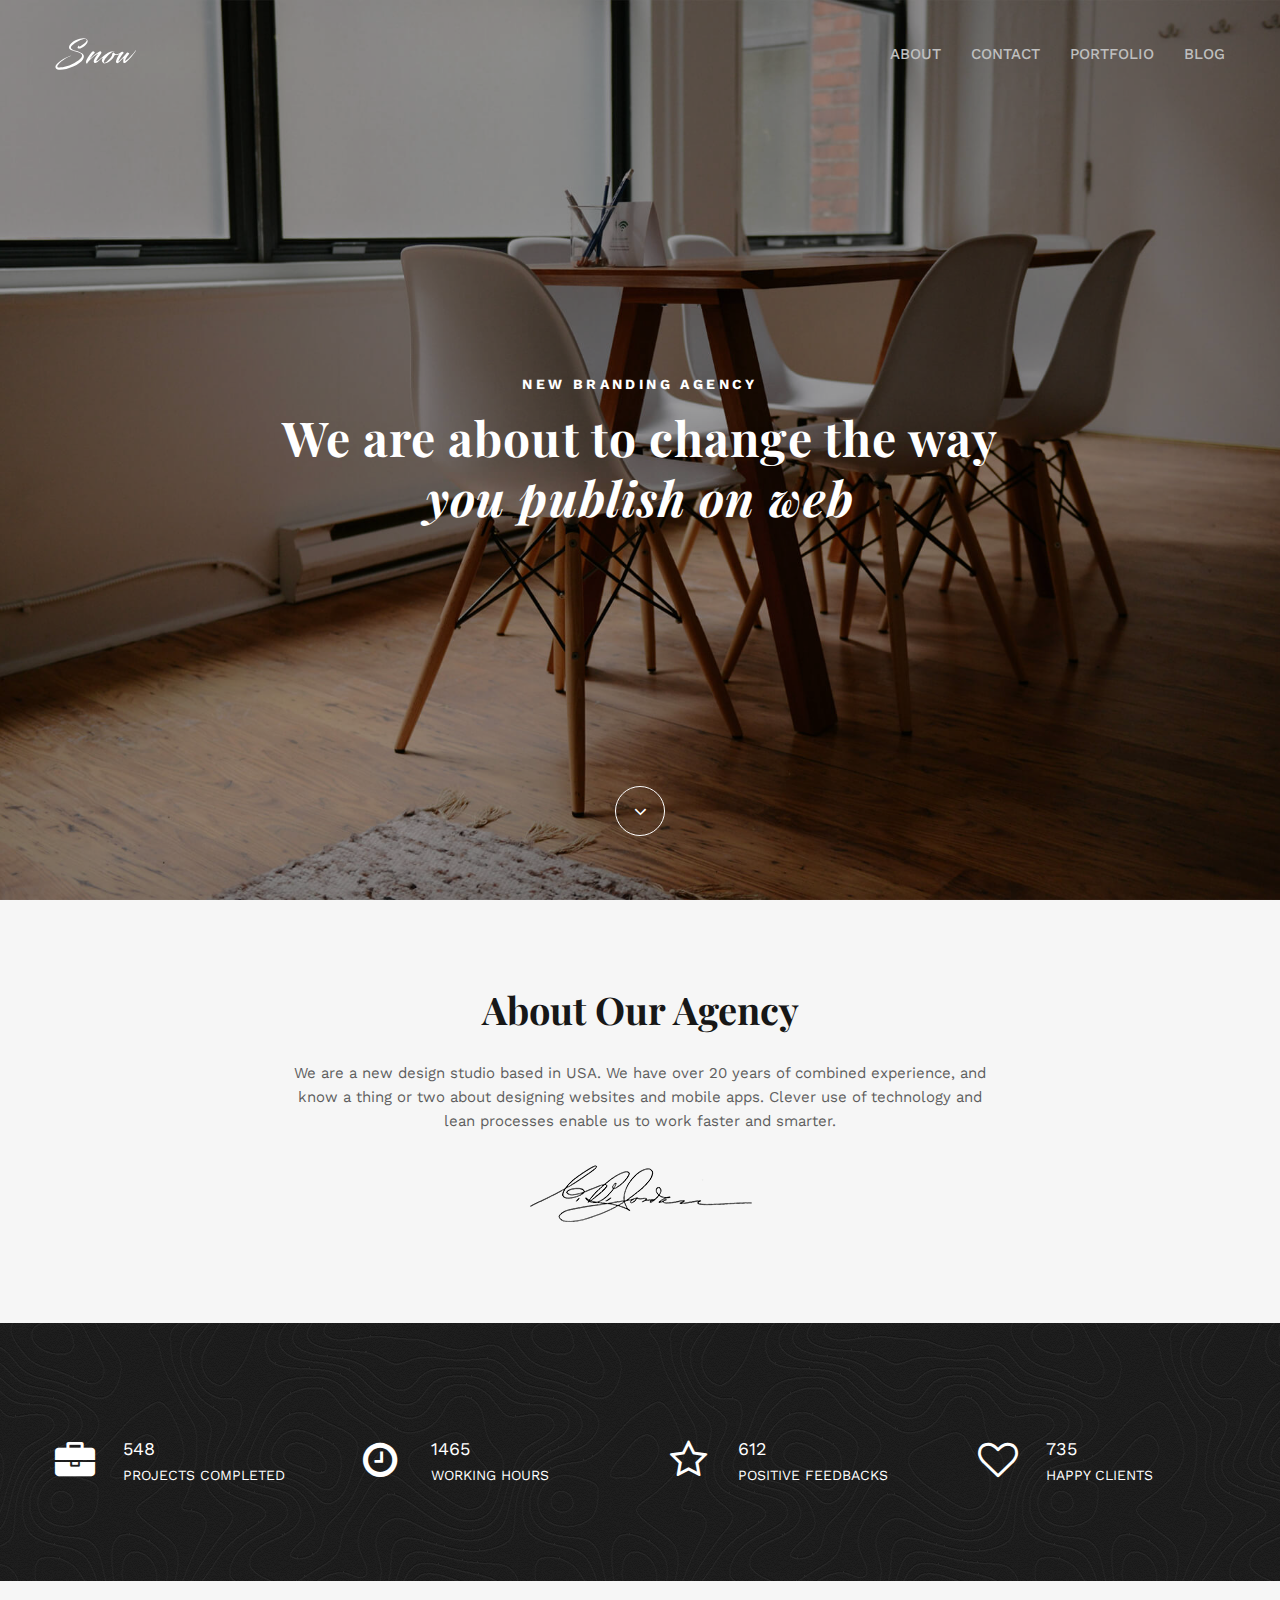
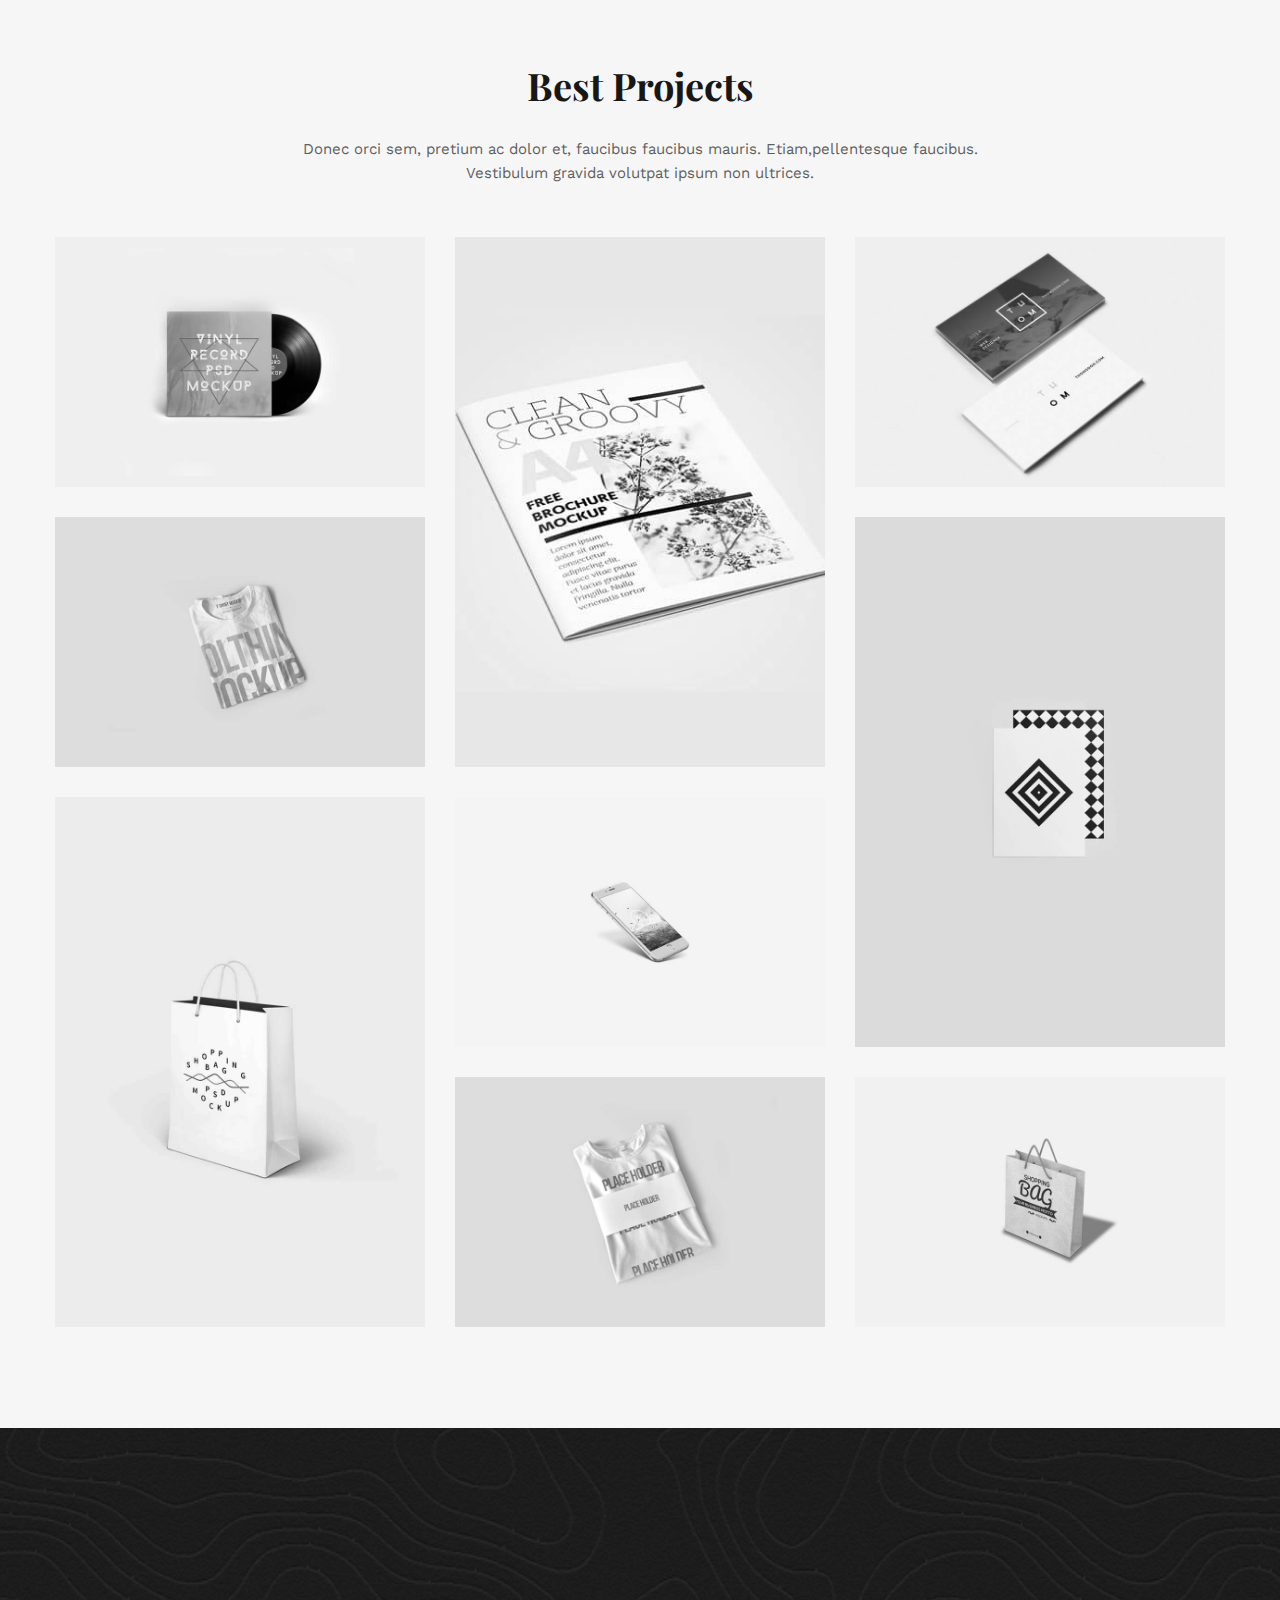
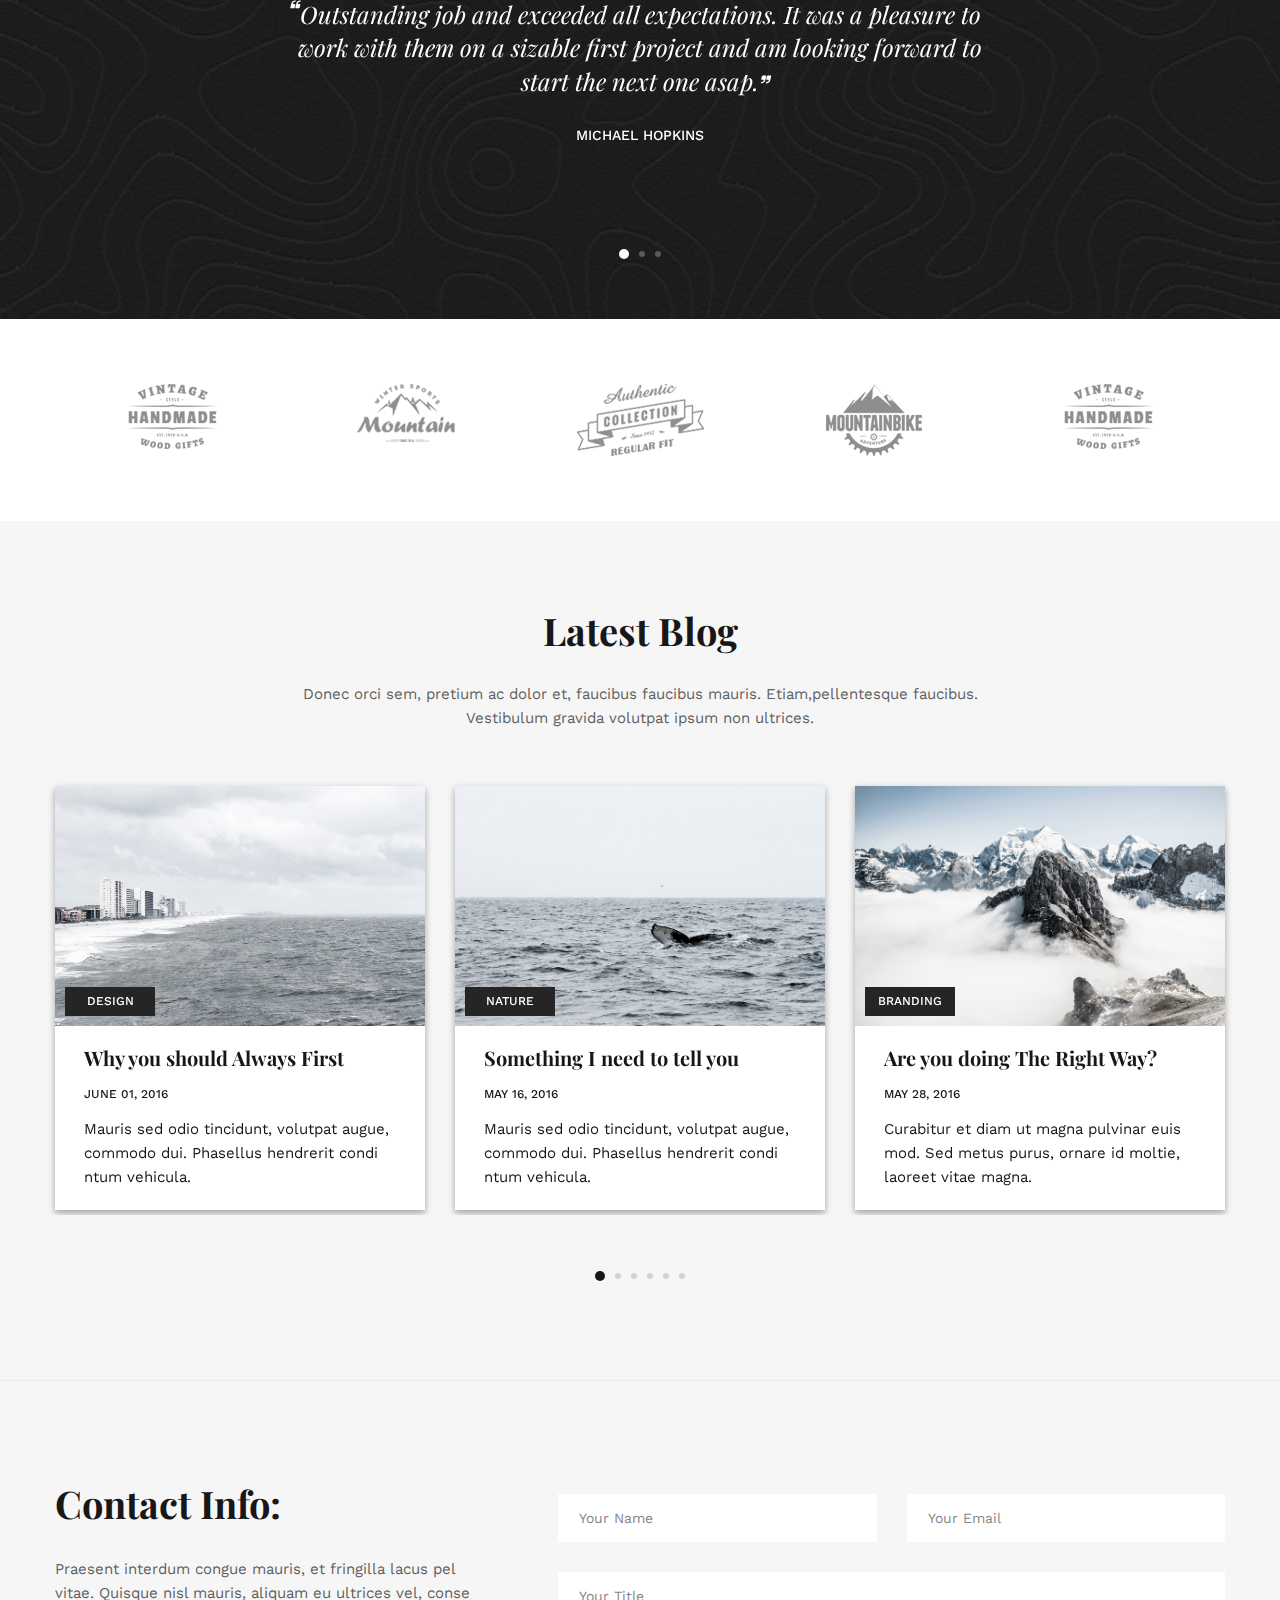
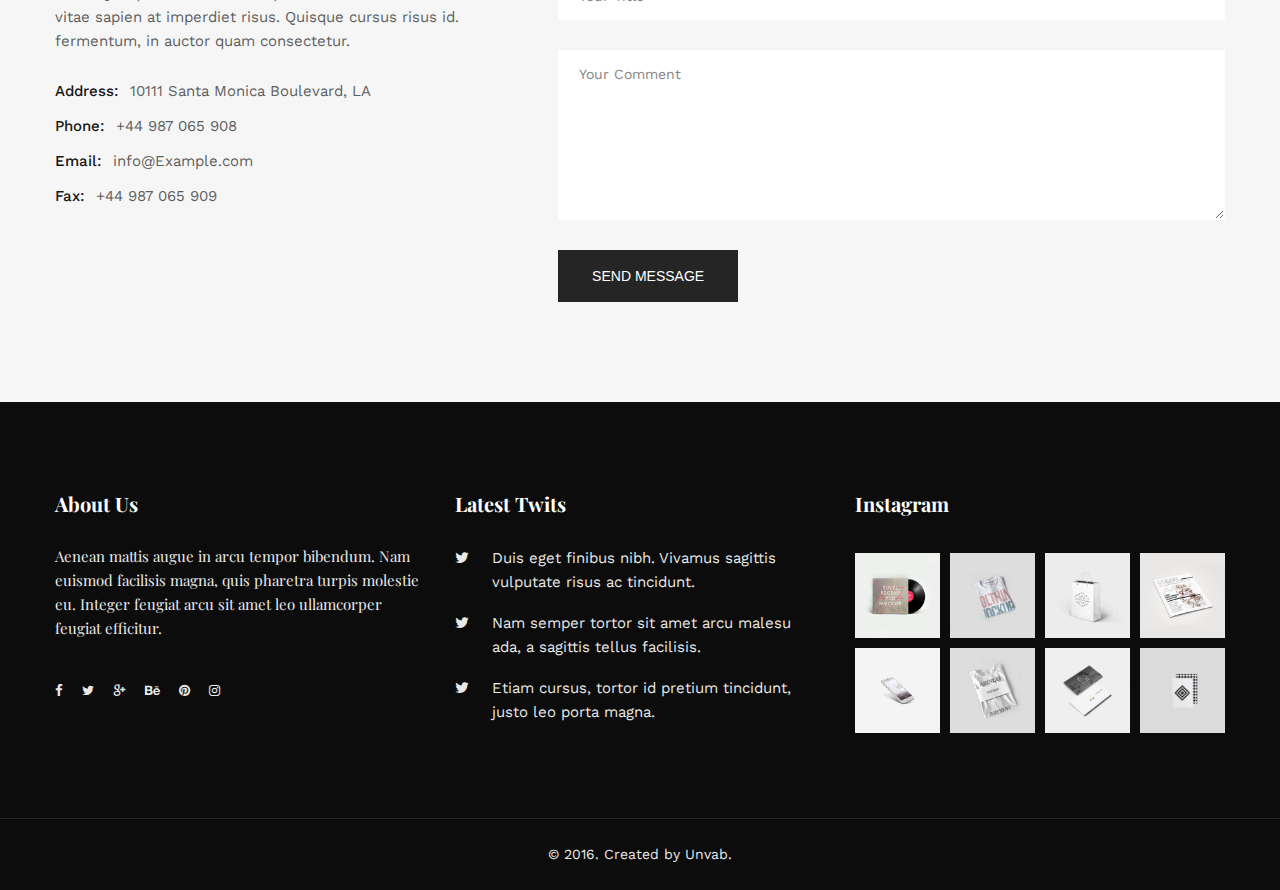
<file: index.html>
<!DOCTYPE html>
<html lang="en">
  <head>
    <meta charset="UTF-8" />
    <meta name="viewport" content="width=device-width, initial-scale=1.0" />
    <meta http-equiv="X-UA-Compatible" content="ie=edge" />
    <link rel="stylesheet" href="./css/reset.css" />
    <link
      href="https://fonts.googleapis.com/css?family=Playfair+Display:400,400i,700|Work+Sans:400,500,700&display=swap"
      rel="stylesheet"
    />
    <link rel="stylesheet" href="./css/icomoon.css" />
    <link rel="stylesheet" href="./css/slick.css" />
    <link rel="stylesheet" href="./css/form.css" />
    <link rel="stylesheet" href="./css/style.css" />
    <title>Snow</title>
  </head>
  <body>
    <div id="wrapper">
      <header id="main-header" style="background-image: url(./img/bg-01.jpg)">
        <div class="header-content">
          <div class="container">
            <div class="header-wrapper">
              <a href="#" class="logo"
                ><img src="./img/logo-01.svg" width="82" height="32" alt="Snow"
              /></a>
              <nav>
                <span id="trigger" class="trigger">
                  <i></i>
                  <i></i>
                  <i></i>
                </span>
                <ul class="menu" id="menu">
                  <li><a href="#about-agency">about</a></li>
                  <li><a href="#contact-info">contact</a></li>
                  <li><a href="./portfolio.html">portfolio</a></li>
                  <li><a href="./blog.html">blog</a></li>
                </ul>
              </nav>
            </div>
          </div>
        </div>
        <div class="main-slogan">
          <span class="sup-title">new branding agency</span>
          <h1>
            We are about to change the way
            <span class="text-style">you publish on web</span>
          </h1>
        </div>
        <div class="btn-down">
          <a href="#about-agency" class="icon-angle-down"></a>
        </div>
      </header>
      <main id="main">
        <section class="about-agency" id="about-agency">
          <div class="heading">
            <h2>About Our Agency</h2>
            <p>
              We are a new design studio based in USA. We have over 20 years of
              combined experience, and know a thing or two about designing
              websites and mobile apps. Clever use of technology and lean
              processes enable us to work faster and smarter.
            </p>
          </div>
          <img src="./img/signature-01.png" alt="Signature" class="signature" />
        </section>
        <section
          class="our-achievements"
          style="background-image:url(./img/bg-02.png)"
        >
          <div class="container">
            <div class="row">
              <div class="col">
                <div class="achievements-item">
                  <i class="icon-briefcase"> </i>
                  <div class="achievements-details">
                    <div class="achievements-number">548</div>
                    <div class="achievements-title">projects completed</div>
                  </div>
                </div>
              </div>
              <div class="col">
                <div class="achievements-item">
                  <i class="icon-clock-o"> </i>
                  <div class="achievements-details">
                    <div class="achievements-number">1465</div>
                    <div class="achievements-title">working hours</div>
                  </div>
                </div>
              </div>
              <div class="col">
                <div class="achievements-item">
                  <i class="icon-star-o"> </i>
                  <div class="achievements-details">
                    <div class="achievements-number">612</div>
                    <div class="achievements-title">positive feedbacks</div>
                  </div>
                </div>
              </div>
              <div class="col">
                <div class="achievements-item">
                  <i class="icon-heart-o"> </i>
                  <div class="achievements-details">
                    <div class="achievements-number">735</div>
                    <div class="achievements-title">happy clients</div>
                  </div>
                </div>
              </div>
            </div>
          </div>
        </section>
        <section class="best-projects" id="best-projects">
          <div class="container">
            <div class="heading">
              <h2>Best Projects</h2>
              <p>
                Donec orci sem, pretium ac dolor et, faucibus faucibus mauris.
                Etiam,pellentesque faucibus. Vestibulum gravida volutpat ipsum
                non ultrices.
              </p>
            </div>
            <div class="projects-items">
              <div class="projects-item-col">
                <a
                  href="#"
                  class="project-item"
                  style="background-image: url(./img/img-04.jpg)"
                ></a>
                <a
                  href="#"
                  class="project-item"
                  style="background-image: url(./img/img-05.jpg)"
                ></a>
                <a
                  href="#"
                  class="project-item project-item-big"
                  style="background-image: url(./img/img-06.jpg)"
                ></a>
              </div>
              <div class="projects-item-col">
                <a
                  href="#"
                  class="project-item project-item-big"
                  style="background-image: url(./img/img-07.jpg)"
                ></a>
                <a
                  href="#"
                  class="project-item"
                  style="background-image: url(./img/img-08.jpg)"
                ></a>
                <a
                  href="#"
                  class="project-item"
                  style="background-image: url(./img/img-09.jpg)"
                ></a>
              </div>
              <div class="projects-item-col">
                <a
                  href="#"
                  class="project-item"
                  style="background-image: url(./img/img-10.jpg)"
                ></a>
                <a
                  href="#"
                  class="project-item project-item-big"
                  style="background-image: url(./img/img-11.jpg)"
                ></a>
                <a
                  href="#"
                  class="project-item"
                  style="background-image: url(./img/img-12.jpg)"
                ></a>
              </div>
            </div>
          </div>
        </section>
        <section
          class="testimonials"
          style="background-image:url(./img/bg-02.png)"
        >
          <div class="single-item">
            <div>
              <blockquote>
                <p>
                  Outstanding job and exceeded all expectations. It was a
                  pleasure to work with them on a sizable first project and am
                  looking forward to start the next one asap.
                </p>
                <cite>Michael Hopkins</cite>
              </blockquote>
            </div>
            <div>
              <blockquote>
                <p>
                  Lorem, ipsum dolor sit amet consectetur adipisicing elit.
                  Ipsum, tempore.
                </p>
                <cite>Michael Hopkins</cite>
              </blockquote>
            </div>
            <div>
              <blockquote>
                <p>
                  Lorem ipsum dolor sit amet consectetur adipisicing elit. Nam
                  neque ea tempore natus eius? Mollitia consectetur facilis
                  provident rerum dolore esse quibusdam, aliquid consequatur
                  architecto cupiditate? Impedit provident amet rerum.
                </p>
                <cite>Michael Hopkins</cite>
              </blockquote>
            </div>
          </div>
        </section>
        <section class="clients">
          <div class="container">
            <div class="logo-item">
              <a href="#"
                ><img src="./img/logo-02.png" alt="Vintage-handmade"
              /></a>
              <a href="#"><img src="./img/logo-03.png" alt="Mountain"/></a>
              <a href="#"
                ><img src="./img/logo-04.png" alt="Authentic-collection"
              /></a>
              <a href="#"><img src="./img/logo-05.png" alt="Mountainbike"/></a>
              <a href="#"
                ><img src="./img/logo-02.png" alt="Vintage-handmade"
              /></a>
              <a href="#"><img src="./img/logo-03.png" alt="Mountain"/></a>
              <a href="#"
                ><img src="./img/logo-04.png" alt="Authentic-collection"
              /></a>
              <a href="#"><img src="./img/logo-05.png" alt="Mountainbike"/></a>
            </div>
          </div>
        </section>
        <section class="latest-blog" id="latest-blog">
          <div class="container">
            <div class="heading">
              <h2>Latest Blog</h2>
              <p>
                Donec orci sem, pretium ac dolor et, faucibus faucibus mauris.
                Etiam,pellentesque faucibus. Vestibulum gravida volutpat ipsum
                non ultrices.
              </p>
            </div>
            <div class="post-carousel">
              <div class="post-item">
                <a href="#" class="post">
                  <figure
                    class="post-img"
                    style="background-image: url(./img/img-01.jpg)"
                  >
                    <figcaption>design</figcaption>
                  </figure>
                  <div class="post-text">
                    <strong class="post-title"
                      >Why you should Always First</strong
                    >
                    <time datetime="2016-06-01" class="post-date"
                      >june 01, 2016</time
                    >
                    <p>
                      Mauris sed odio tincidunt, volutpat augue, commodo dui.
                      Phasellus hendrerit condi ntum vehicula.
                    </p>
                  </div>
                </a>
              </div>
              <div class="post-item">
                <a href="#" class="post">
                  <figure
                    class="post-img"
                    style="background-image: url(./img/img-02.jpg)"
                  >
                    <figcaption>nature</figcaption>
                  </figure>
                  <div class="post-text">
                    <strong class="post-title"
                      >Something I need to tell you</strong
                    >
                    <time datetime="2016-05-16" class="post-date"
                      >May 16, 2016</time
                    >
                    <p>
                      Mauris sed odio tincidunt, volutpat augue, commodo dui.
                      Phasellus hendrerit condi ntum vehicula.
                    </p>
                  </div>
                </a>
              </div>
              <div class="post-item">
                <a href="#" class="post">
                  <figure
                    class="post-img"
                    style="background-image: url(./img/img-03.jpg)"
                  >
                    <figcaption>branding</figcaption>
                  </figure>
                  <div class="post-text">
                    <strong class="post-title"
                      >Are you doing The Right Way?</strong
                    >
                    <time datetime="2016-05-28" class="post-date"
                      >May 28, 2016</time
                    >
                    <p>
                      Curabitur et diam ut magna pulvinar euis mod. Sed metus
                      purus, ornare id moltie, laoreet vitae magna.
                    </p>
                  </div>
                </a>
              </div>
              <div class="post-item">
                <a href="#" class="post">
                  <figure
                    class="post-img"
                    style="background-image: url(./img/img-01.jpg)"
                  >
                    <figcaption>design</figcaption>
                  </figure>
                  <div class="post-text">
                    <strong class="post-title"
                      >Why you should Always First</strong
                    >
                    <time datetime="2016-06-01" class="post-date"
                      >june 01, 2016</time
                    >
                    <p>
                      Mauris sed odio tincidunt, volutpat augue, commodo dui.
                      Phasellus hendrerit condi ntum vehicula.
                    </p>
                  </div>
                </a>
              </div>
              <div class="post-item">
                <a href="#" class="post">
                  <figure
                    class="post-img"
                    style="background-image: url(./img/img-02.jpg)"
                  >
                    <figcaption>nature</figcaption>
                  </figure>
                  <div class="post-text">
                    <strong class="post-title"
                      >Something I need to tell you</strong
                    >
                    <time datetime="2016-05-16" class="post-date"
                      >May 16, 2016</time
                    >
                    <p>
                      Mauris sed odio tincidunt, volutpat augue, commodo dui.
                      Phasellus hendrerit condi ntum vehicula.
                    </p>
                  </div>
                </a>
              </div>
              <div class="post-item">
                <a href="#" class="post">
                  <figure
                    class="post-img"
                    style="background-image: url(./img/img-03.jpg)"
                  >
                    <figcaption>branding</figcaption>
                  </figure>
                  <div class="post-text">
                    <strong class="post-title"
                      >Are you doing The Right Way?</strong
                    >
                    <time datetime="2016-05-28" class="post-date"
                      >May 28, 2016</time
                    >
                    <p>
                      Curabitur et diam ut magna pulvinar euis mod. Sed metus
                      purus, ornare id moltie, laoreet vitae magna.
                    </p>
                  </div>
                </a>
              </div>
            </div>
          </div>
        </section>
        <section class="contact-info" id="contact-info">
          <div class="container">
            <div class="row">
              <div class="contact">
                <div class="contact-heading">
                  <h2>Contact Info:</h2>
                  <p>
                    Praesent interdum congue mauris, et fringilla lacus pel
                    vitae. Quisque nisl mauris, aliquam eu ultrices vel, conse
                    vitae sapien at imperdiet risus. Quisque cursus risus id.
                    fermentum, in auctor quam consectetur.
                  </p>
                </div>
                <ul class="contact-list">
                  <li>
                    <strong class="contact-list_title">Address:</strong>
                    <span>10111 Santa Monica Boulevard, LA</span>
                  </li>
                  <li>
                    <strong class="contact-list_title">Phone:</strong>
                    <a href="tel:+44987065908">+44 987 065 908</a>
                  </li>
                  <li>
                    <strong class="contact-list_title">Email:</strong>
                    <a href="mailto:info@Example.com">info@Example.com</a>
                  </li>
                  <li>
                    <strong class="contact-list_title">Fax:</strong>
                    <a href="tel:+44987065909">+44 987 065 909</a>
                  </li>
                </ul>
              </div>
              <div class="contact-form">
                <form action="#">
                  <div class="user-data">
                    <input type="text" placeholder="Your Name" />
                    <input type="email" placeholder="Your Email" />
                  </div>
                  <input type="text" placeholder="Your Title" />
                  <textarea
                    name="#"
                    id="#"
                    cols="30"
                    rows="10"
                    placeholder="Your Comment"
                  ></textarea>
                  <input type="submit" value="send message" />
                </form>
              </div>
            </div>
          </div>
        </section>
      </main>
      <footer id="main-footer">
        <section class="footer-info">
          <div class="container">
            <div class="row">
              <div class="col">
                <div class="about-us">
                  <h3>About Us</h3>
                  <p>
                    Aenean mattis augue in arcu tempor bibendum. Nam euismod
                    facilisis magna, quis pharetra turpis molestie eu. Integer
                    feugiat arcu sit amet leo ullamcorper feugiat efficitur.
                  </p>
                  <ul class="about-class-list">
                    <li><a href="#" class="icon-facebook"></a></li>
                    <li><a href="#" class="icon-twitter"></a></li>
                    <li><a href="#" class="icon-google"></a></li>
                    <li><a href="#" class="icon-behance"></a></li>
                    <li><a href="#" class="icon-pinterest"></a></li>
                    <li><a href="#" class="icon-instagram"></a></li>
                  </ul>
                </div>
              </div>
              <div class="col">
                <div class="latest-twits">
                  <h3>Latest Twits</h3>
                  <ul class="latest-twits-list">
                    <li>
                      Duis eget finibus nibh. Vivamus sagittis vulputate risus
                      ac tincidunt.
                    </li>
                    <li>
                      Nam semper tortor sit amet arcu malesu ada, a sagittis
                      tellus facilisis.
                    </li>
                    <li>
                      Etiam cursus, tortor id pretium tincidunt, justo leo porta
                      magna.
                    </li>
                  </ul>
                </div>
              </div>
              <div class="col">
                <div class="instagram">
                  <h3>Instagram</h3>
                  <div class="insta-row">
                    <div class="insta-col">
                      <a
                        href="#"
                        class="insta-img"
                        style="background-image: url(img/img-04.jpg);"
                      ></a>
                    </div>
                    <div class="insta-col">
                      <a
                        href="#"
                        class="insta-img"
                        style="background-image: url(img/img-05.jpg);"
                      ></a>
                    </div>
                    <div class="insta-col">
                      <a
                        href="#"
                        class="insta-img"
                        style="background-image: url(img/img-06.jpg);"
                      ></a>
                    </div>
                    <div class="insta-col">
                      <a
                        href="#"
                        class="insta-img"
                        style="background-image: url(img/img-07.jpg);"
                      ></a>
                    </div>
                    <div class="insta-col">
                      <a
                        href="#"
                        class="insta-img"
                        style="background-image: url(img/img-08.jpg);"
                      ></a>
                    </div>
                    <div class="insta-col">
                      <a
                        href="#"
                        class="insta-img"
                        style="background-image: url(img/img-09.jpg);"
                      ></a>
                    </div>
                    <div class="insta-col">
                      <a
                        href="#"
                        class="insta-img"
                        style="background-image: url(img/img-10.jpg);"
                      ></a>
                    </div>
                    <div class="insta-col">
                      <a
                        href="#"
                        class="insta-img"
                        style="background-image: url(img/img-11.jpg);"
                      ></a>
                    </div>
                  </div>
                </div>
              </div>
            </div>
          </div>
        </section>
        <section class="main-copyright">
          <div class="container">
            <div class="copyright-text">© 2016. Created by Unvab.</div>
          </div>
        </section>
      </footer>
    </div>
    <script src="./js/jquery-3.3.1.min.js"></script>
    <script src="./js/slick.js"></script>
    <script src="./js/masonry.pkgd.js"></script>
    <script src="./js/main.js"></script>
  </body>
</html>
</file>
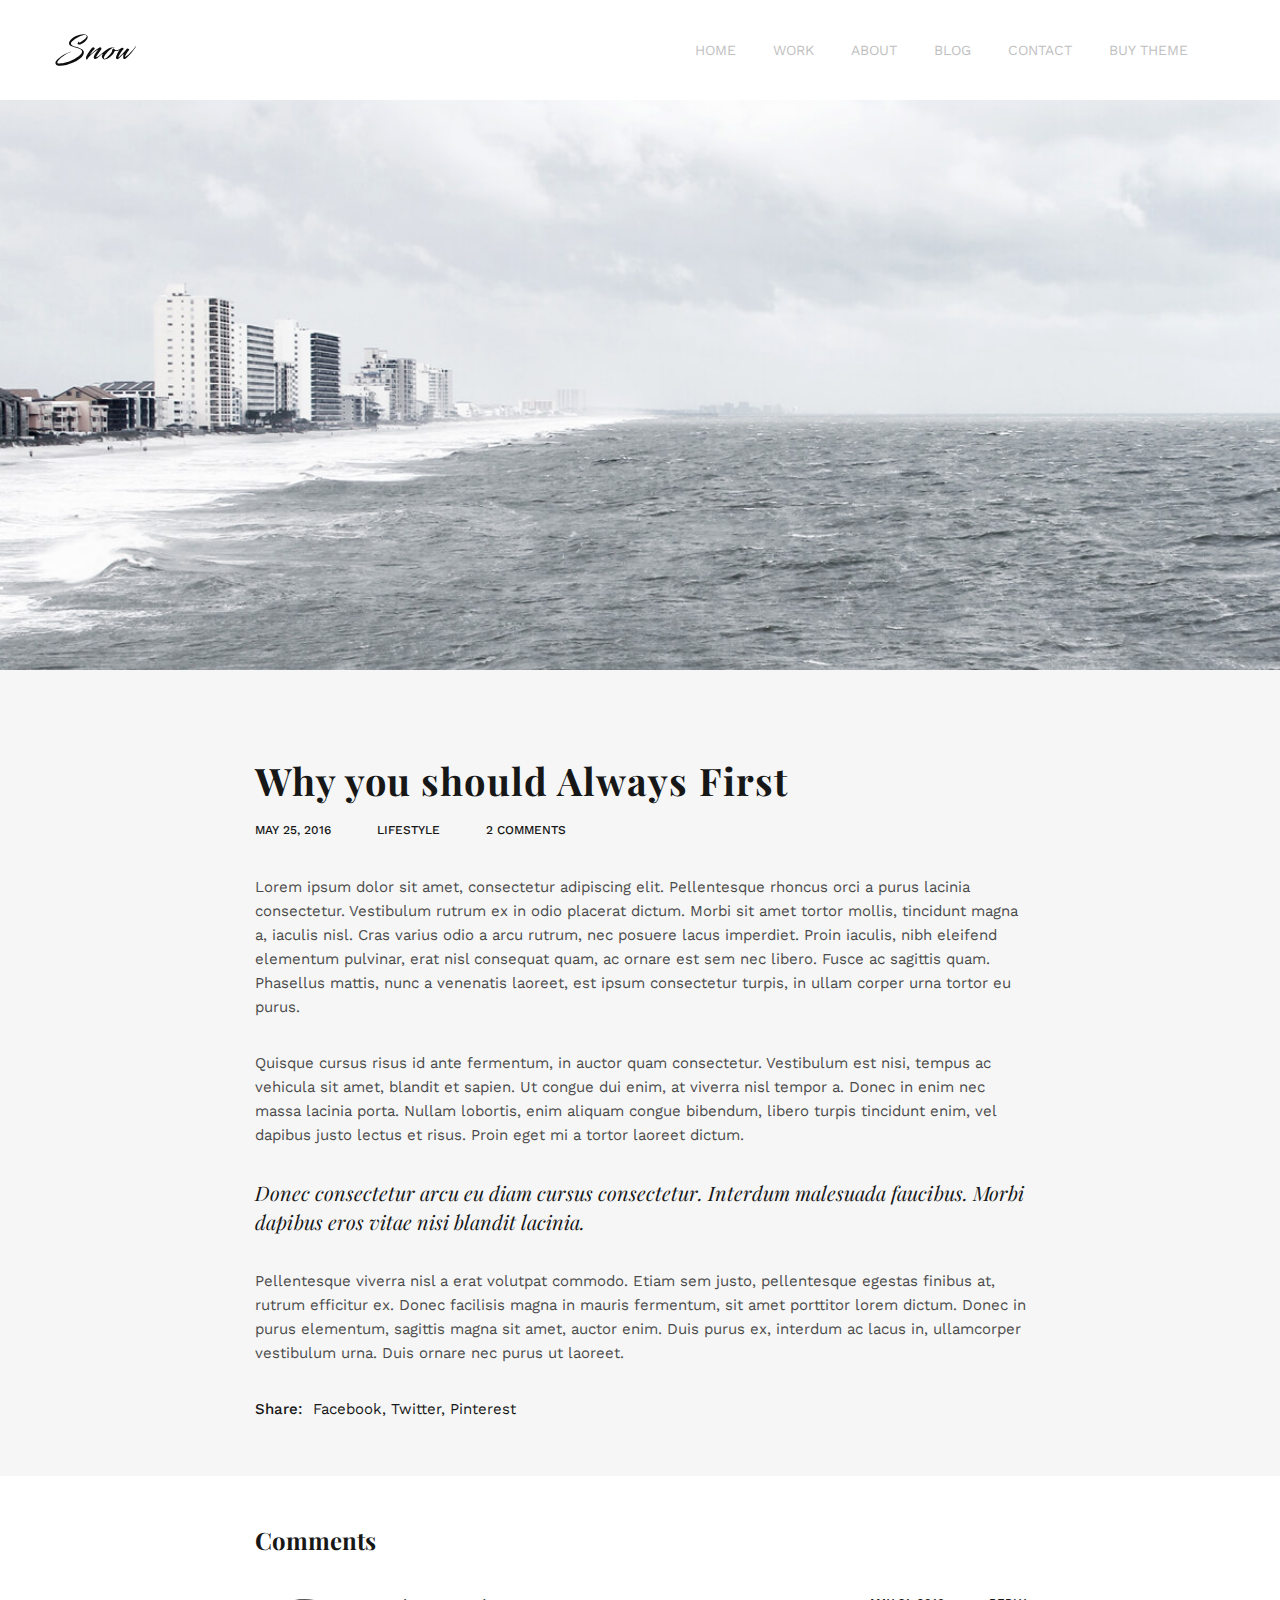
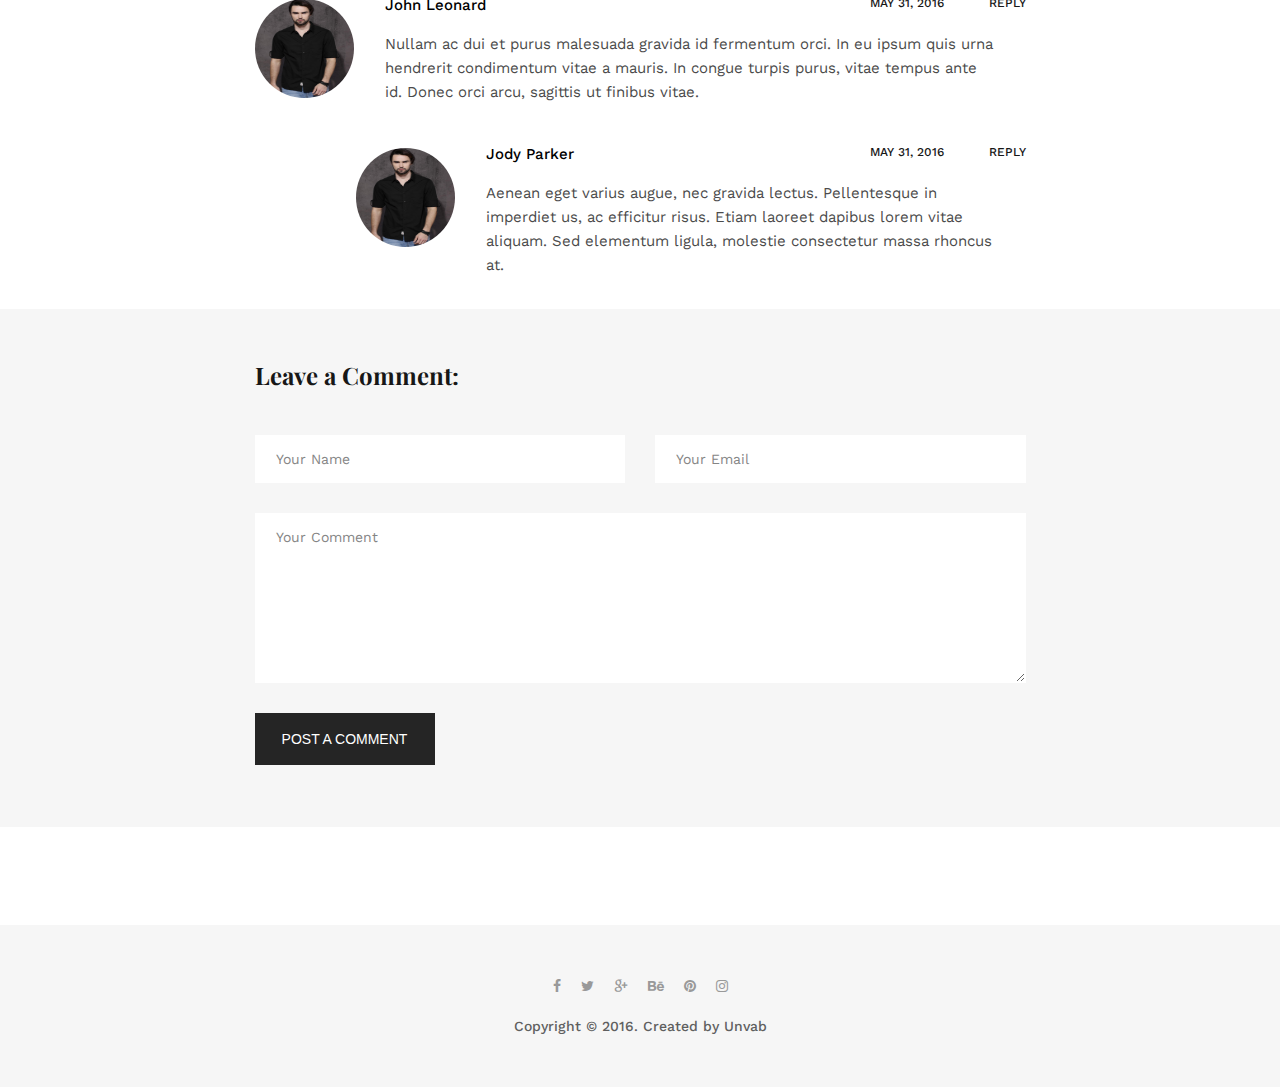
<file: blog.html>
<!DOCTYPE html>
<html lang="en">
  <head>
    <meta charset="UTF-8" />
    <meta name="viewport" content="width=device-width, initial-scale=1.0" />
    <meta http-equiv="X-UA-Compatible" content="ie=edge" />
    <link rel="stylesheet" href="./css/reset.css" />
    <link
      href="https://fonts.googleapis.com/css?family=Playfair+Display:400,400i,700|Work+Sans:400,500,700&display=swap"
      rel="stylesheet"
    />
    <link rel="stylesheet" href="./css/icomoon.css" />
    <link rel="stylesheet" href="./css/form.css" />
    <link rel="stylesheet" href="./css/style.css" />
    <title>Blog</title>
  </head>
  <body>
    <div id="wrapper">
      <header id="header">
        <div class="header-content header-bg">
          <div class="container">
            <div class="header-wrapper">
              <a href="#" class="logo"
                ><img src="./img/logo-06.svg" width="82" height="32" alt="Snow"
              /></a>
              <nav>
                <span id="trigger" class="trigger">
                  <i></i>
                  <i></i>
                  <i></i>
                </span>
                <ul class="menu" id="menu">
                  <li><a href="./index.html">home</a></li>
                  <li><a href="./video-project.html">work</a></li>
                  <li><a href="./index.html">about</a></li>
                  <li><a href="#">blog</a></li>
                  <li><a href="./index.html">contact</a></li>
                  <li><a href="./index.html">buy theme</a></li>
                </ul>
              </nav>
            </div>
          </div>
        </div>
      </header>
      <main id="main">
        <section class="blog">
          <div
            class="blog-img"
            style="background-image: url(./img/img-01.jpg)"
          ></div>
          <div class="blog-container">
            <h1 class="blog-title">Why you should Always First</h1>
            <ul class="blog-detail">
              <li><time datetime="2016-05-25">May 25, 2016</time></li>
              <li><a href="#">Lifestyle</a></li>
              <li><a href="#">2 Comments</a></li>
            </ul>
            <div class="blog-description">
              <p>
                Lorem ipsum dolor sit amet, consectetur adipiscing elit.
                Pellentesque rhoncus orci a purus lacinia consectetur.
                Vestibulum rutrum ex in odio placerat dictum. Morbi sit amet
                tortor mollis, tincidunt magna a, iaculis nisl. Cras varius odio
                a arcu rutrum, nec posuere lacus imperdiet. Proin iaculis, nibh
                eleifend elementum pulvinar, erat nisl consequat quam, ac ornare
                est sem nec libero. Fusce ac sagittis quam. Phasellus mattis,
                nunc a venenatis laoreet, est ipsum consectetur turpis, in ullam
                corper urna tortor eu purus.
              </p>
              <p>
                Quisque cursus risus id ante fermentum, in auctor quam
                consectetur. Vestibulum est nisi, tempus ac vehicula sit amet,
                blandit et sapien. Ut congue dui enim, at viverra nisl tempor a.
                Donec in enim nec massa lacinia porta. Nullam lobortis, enim
                aliquam congue bibendum, libero turpis tincidunt enim, vel
                dapibus justo lectus et risus. Proin eget mi a tortor laoreet
                dictum.
              </p>
              <p>
                <span
                  >Donec consectetur arcu eu diam cursus consectetur. Interdum
                  malesuada faucibus. Morbi dapibus eros vitae nisi blandit
                  lacinia.</span
                >
              </p>
              <p>
                Pellentesque viverra nisl a erat volutpat commodo. Etiam sem
                justo, pellentesque egestas finibus at, rutrum efficitur ex.
                Donec facilisis magna in mauris fermentum, sit amet porttitor
                lorem dictum. Donec in purus elementum, sagittis magna sit amet,
                auctor enim. Duis purus ex, interdum ac lacus in, ullamcorper
                vestibulum urna. Duis ornare nec purus ut laoreet.
              </p>
            </div>
            <div class="blog-links">
              <span>Share:</span>
              <a href="#">Facebook,</a>
              <a href="#">Twitter,</a>
              <a href="#">Pinterest</a>
            </div>
          </div>
        </section>
        <section class="comments">
          <div class="blog-container">
            <strong class="title-comments">Comments</strong>
            <div class="comment user-comment">
              <img src="./img/img-13.jpg" class="user-img" alt="User" />
              <div class="comment-description">
                <strong class="user-name">John Leonard</strong>
                <p>
                  Nullam ac dui et purus malesuada gravida id fermentum orci. In
                  eu ipsum quis urna hendrerit condimentum vitae a mauris. In
                  congue turpis purus, vitae tempus ante id. Donec orci arcu,
                  sagittis ut finibus vitae.
                </p>
                <time datetime="2016-05-31" class="comment-date"
                  >May 31, 2016</time
                >
                <span class="comment-reply">reply</span>
              </div>
            </div>
            <div class="comment author-comment">
              <img src="./img/img-13.jpg" class="user-img" alt="User" />
              <div class="comment-description">
                <strong class="user-name">Jody Parker</strong>
                <p>
                  Aenean eget varius augue, nec gravida lectus. Pellentesque in
                  imperdiet us, ac efficitur risus. Etiam laoreet dapibus lorem
                  vitae aliquam. Sed elementum ligula, molestie consectetur
                  massa rhoncus at.
                </p>
                <time datetime="2016-05-31" class="comment-date"
                  >May 31, 2016</time
                >
                <span class="comment-reply">reply</span>
              </div>
            </div>
          </div>
        </section>
        <section class="comment-form">
          <div class="blog-container">
            <strong class="title-comments">Leave a Comment:</strong>
            <form action="#">
              <div class="user-data">
                <input type="text" placeholder="Your Name" />
                <input type="email" placeholder="Your Email" />
              </div>
              <textarea
                name="#"
                id="#"
                cols="30"
                rows="10"
                placeholder="Your Comment"
              ></textarea>
              <input type="submit" value="post a comment" />
            </form>
          </div>
        </section>
        <section class="prev-next"></section>
      </main>
      <footer id="footer">
        <ul class="social-network-icons">
          <li><a href="#" class="icon-facebook"></a></li>
          <li><a href="#" class="icon-twitter"></a></li>
          <li><a href="#" class="icon-google"></a></li>
          <li><a href="#" class="icon-behance"></a></li>
          <li><a href="#" class="icon-pinterest"></a></li>
          <li><a href="#" class="icon-instagram"></a></li>
        </ul>
        <div class="copyright">
          Copyright © 2016. Created by Unvab
        </div>
      </footer>
    </div>
    <script src="./js/jquery-3.3.1.min.js"></script>
    <script src="./js/slick.js"></script>
    <script src="./js/masonry.pkgd.js"></script>
    <script src="./js/main.js"></script>
  </body>
</html>
</file>
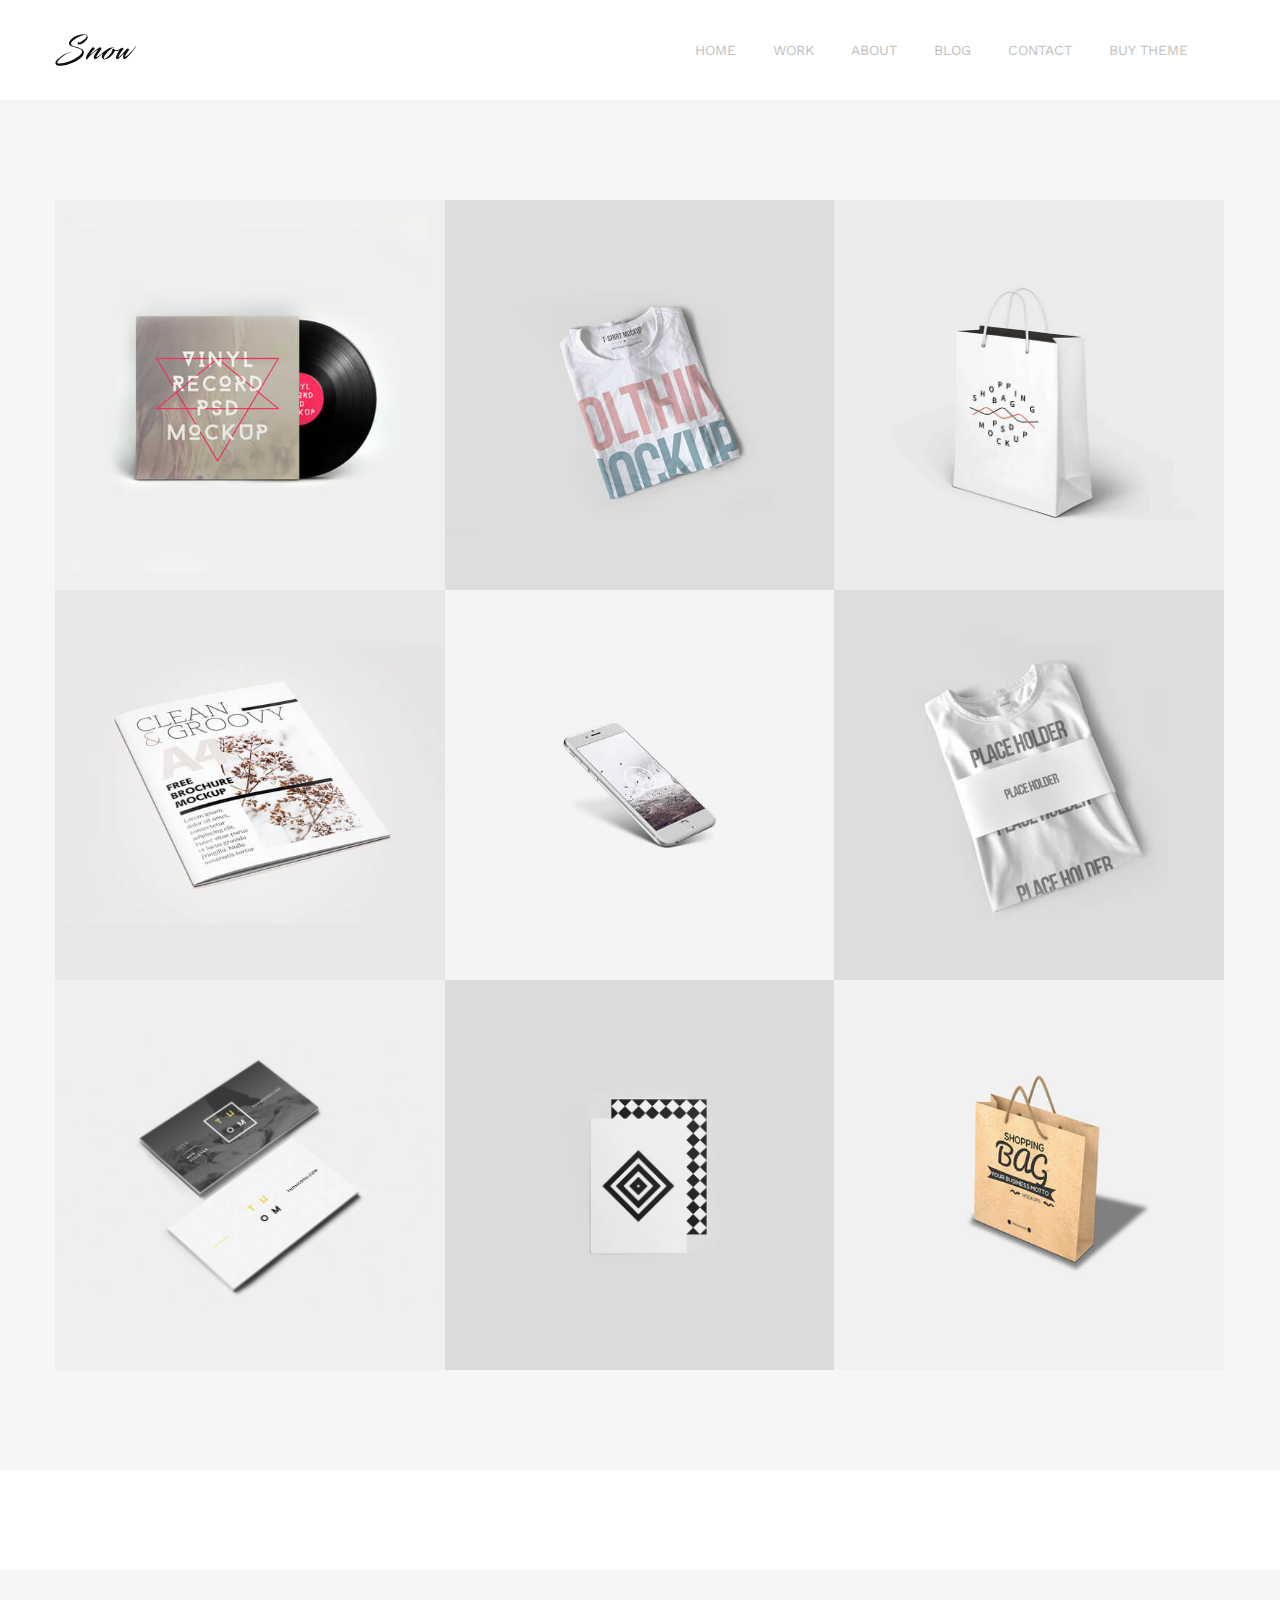
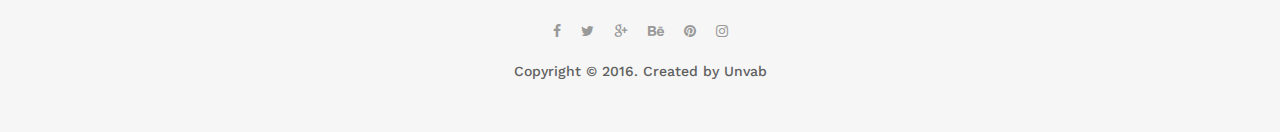
<file: portfolio.html>
<!DOCTYPE html>
<html lang="en">
  <head>
    <meta charset="UTF-8" />
    <title>Portfolio</title>
    <link rel="stylesheet" href="./css/reset.css" />
    <link
      href="https://fonts.googleapis.com/css?family=Playfair+Display:400,400i,700|Work+Sans:400,500,700&display=swap"
      rel="stylesheet"
    />
    <link rel="stylesheet" href="./css/icomoon.css" />
    <link rel="stylesheet" href="./css/slick.css" />
    <link rel="stylesheet" href="./css/form.css" />
    <link rel="stylesheet" href="./css/style.css" />
  </head>

  <body>
    <div id="wrapper">
      <header id="header">
        <div class="header-content header-bg">
          <div class="container">
            <div class="header-wrapper">
              <a href="#" class="logo"
                ><img src="./img/logo-06.svg" width="82" height="32" alt="Snow"
              /></a>
              <nav>
                <span id="trigger" class="trigger">
                  <i></i>
                  <i></i>
                  <i></i>
                </span>
                <ul class="menu" id="menu">
                  <li><a href="./index.html">home</a></li>
                  <li><a href="./video-project.html">work</a></li>
                  <li><a href="./index.html">about</a></li>
                  <li><a href="./blog.html">blog</a></li>
                  <li><a href="./index.html">contact</a></li>
                  <li><a href="./index.html">buy theme</a></li>
                </ul>
              </nav>
            </div>
          </div>
        </div>
      </header>
      <main id="main">
        <section class="portfolio">
          <div class="container">
            <div id="portfolio-gallery">
              <div class="item">
                <a href="#" style="background-image: url(./img/img-04.jpg)">
                  <div class="item-hover">
                    <div class="item-hover-description">
                      <strong class="item-hover-title"
                        >Minimal Mobile App</strong
                      >
                      <span class="item-hover-text">design</span>
                    </div>
                  </div>
                </a>
              </div>
              <div class="item">
                <a href="#" style="background-image: url(./img/img-05.jpg)">
                  <div class="item-hover">
                    <div class="item-hover-description">
                      <strong class="item-hover-title"
                        >Minimal Mobile App</strong
                      >
                      <span class="item-hover-text">design</span>
                    </div>
                  </div>
                </a>
              </div>
              <div class="item">
                <a href="#" style="background-image: url(./img/img-06.jpg)">
                  <div class="item-hover">
                    <div class="item-hover-description">
                      <strong class="item-hover-title"
                        >Minimal Mobile App</strong
                      >
                      <span class="item-hover-text">design</span>
                    </div>
                  </div>
                </a>
              </div>
              <div class="item">
                <a href="#" style="background-image: url(./img/img-07.jpg)">
                  <div class="item-hover">
                    <div class="item-hover-description">
                      <strong class="item-hover-title"
                        >Minimal Mobile App</strong
                      >
                      <span class="item-hover-text">design</span>
                    </div>
                  </div>
                </a>
              </div>
              <div class="item">
                <a href="#" style="background-image: url(./img/img-08.jpg)">
                  <div class="item-hover">
                    <div class="item-hover-description">
                      <strong class="item-hover-title"
                        >Minimal Mobile App</strong
                      >
                      <span class="item-hover-text">design</span>
                    </div>
                  </div>
                </a>
              </div>
              <div class="item">
                <a href="#" style="background-image: url(./img/img-09.jpg)">
                  <div class="item-hover">
                    <div class="item-hover-description">
                      <strong class="item-hover-title"
                        >Minimal Mobile App</strong
                      >
                      <span class="item-hover-text">design</span>
                    </div>
                  </div>
                </a>
              </div>
              <div class="item">
                <a href="#" style="background-image: url(./img/img-10.jpg)">
                  <div class="item-hover">
                    <div class="item-hover-description">
                      <strong class="item-hover-title"
                        >Minimal Mobile App</strong
                      >
                      <span class="item-hover-text">design</span>
                    </div>
                  </div>
                </a>
              </div>
              <div class="item">
                <a href="#" style="background-image: url(./img/img-11.jpg)">
                  <div class="item-hover">
                    <div class="item-hover-description">
                      <strong class="item-hover-title"
                        >Minimal Mobile App</strong
                      >
                      <span class="item-hover-text">design</span>
                    </div>
                  </div>
                </a>
              </div>
              <div class="item">
                <a href="#" style="background-image: url(./img/img-12.jpg)">
                  <div class="item-hover">
                    <div class="item-hover-description">
                      <strong class="item-hover-title"
                        >Minimal Mobile App</strong
                      >
                      <span class="item-hover-text">design</span>
                    </div>
                  </div>
                </a>
              </div>
            </div>
          </div>
        </section>
        <section class="load-more"></section>
      </main>
      <footer id="footer">
        <ul class="social-network-icons">
          <li><a href="#" class="icon-facebook"></a></li>
          <li><a href="#" class="icon-twitter"></a></li>
          <li><a href="#" class="icon-google"></a></li>
          <li><a href="#" class="icon-behance"></a></li>
          <li><a href="#" class="icon-pinterest"></a></li>
          <li><a href="#" class="icon-instagram"></a></li>
        </ul>
        <div class="copyright">
          Copyright © 2016. Created by Unvab
        </div>
      </footer>
    </div>
    <script src="./js/jquery-3.3.1.min.js"></script>
    <script src="./js/slick.js"></script>
    <script src="./js/masonry.pkgd.js"></script>
    <script src="./js/main.js"></script>
  </body>
</html>
</file>
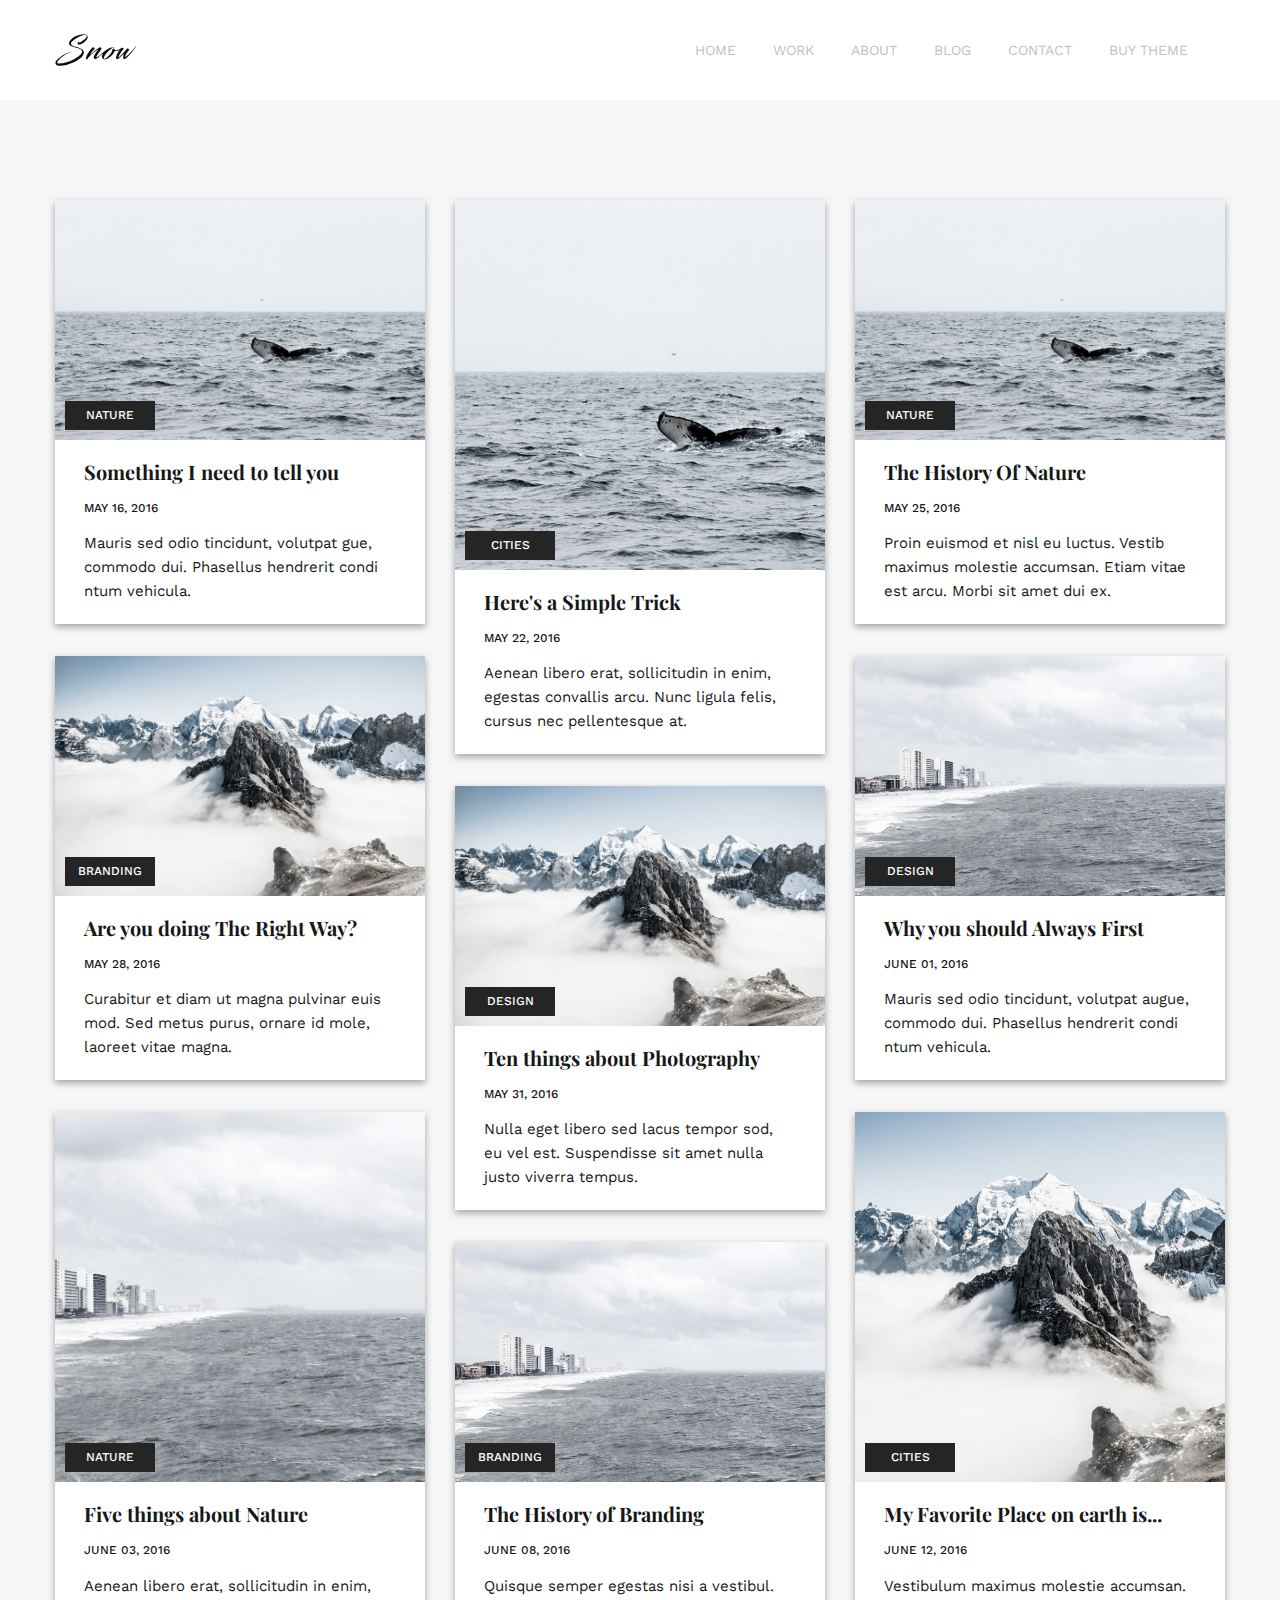
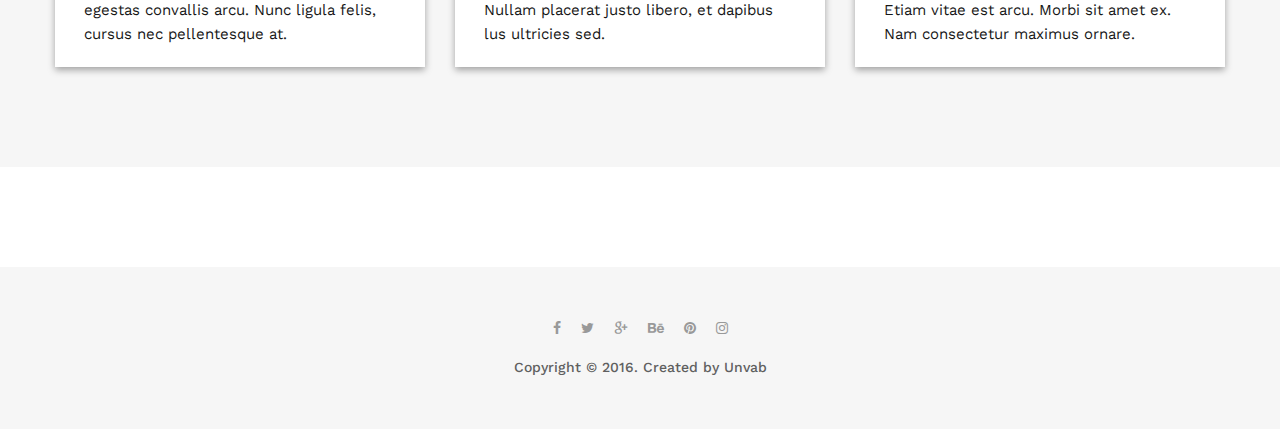
<file: single-post.html>
<!DOCTYPE html>
<html lang="en">
  <head>
    <meta charset="UTF-8" />
    <meta name="viewport" content="width=device-width, initial-scale=1.0" />
    <meta http-equiv="X-UA-Compatible" content="ie=edge" />
    <title>Single-post</title>
    <link rel="stylesheet" href="./css/reset.css" />
    <link
      href="https://fonts.googleapis.com/css?family=Playfair+Display:400,400i,700|Work+Sans:400,500,700&display=swap"
      rel="stylesheet"
    />
    <link rel="stylesheet" href="./css/icomoon.css" />
    <link rel="stylesheet" href="./css/slick.css" />
    <link rel="stylesheet" href="./css/form.css" />
    <link rel="stylesheet" href="./css/style.css" />
  </head>
  <body>
    <div id="wrapper">
      <header id="header">
        <div class="header-content header-bg">
          <div class="container">
            <div class="header-wrapper">
              <a href="#" class="logo"
                ><img src="./img/logo-06.svg" width="82" height="32" alt="Snow"
              /></a>
              <nav>
                <span id="trigger" class="trigger">
                  <i></i>
                  <i></i>
                  <i></i>
                </span>
                <ul class="menu" id="menu">
                  <li><a href="./index.html">home</a></li>
                  <li><a href="./video-project.html">work</a></li>
                  <li><a href="./index.html">about</a></li>
                  <li><a href="./blog.html">blog</a></li>
                  <li><a href="./index.html">contact</a></li>
                  <li><a href="./index.html">buy theme</a></li>
                </ul>
              </nav>
            </div>
          </div>
        </div>
      </header>
      <main id="main">
        <section class="single-post">
          <div class="container">
            <div class="single-posts-items">
              <div class="single-posts-item-col">
                <div class="post-item">
                  <a href="#" class="post">
                    <figure
                      class="post-img"
                      style="background-image: url(./img/img-02.jpg)"
                    >
                      <figcaption>nature</figcaption>
                    </figure>
                    <div class="post-text">
                      <strong class="post-title"
                        >Something I need to tell you</strong
                      >
                      <time datetime="2016-06-01" class="post-date"
                        >May 16, 2016</time
                      >
                      <p>
                        Mauris sed odio tincidunt, volutpat gue, commodo dui.
                        Phasellus hendrerit condi ntum vehicula.
                      </p>
                    </div>
                  </a>
                </div>
                <div class="post-item">
                  <a href="#" class="post">
                    <figure
                      class="post-img"
                      style="background-image: url(./img/img-03.jpg)"
                    >
                      <figcaption>branding</figcaption>
                    </figure>
                    <div class="post-text">
                      <strong class="post-title"
                        >Are you doing The Right Way?</strong
                      >
                      <time datetime="2016-06-01" class="post-date"
                        >May 28, 2016</time
                      >
                      <p>
                        Curabitur et diam ut magna pulvinar euis mod. Sed metus
                        purus, ornare id mole, laoreet vitae magna.
                      </p>
                    </div>
                  </a>
                </div>
                <div class="post-item">
                  <a href="#" class="post">
                    <figure
                      class="post-img post-img-big"
                      style="background-image: url(./img/img-01.jpg)"
                    >
                      <figcaption>nature</figcaption>
                    </figure>
                    <div class="post-text">
                      <strong class="post-title"
                        >Five things about Nature</strong
                      >
                      <time datetime="2016-06-01" class="post-date"
                        >june 03, 2016</time
                      >
                      <p>
                        Aenean libero erat, sollicitudin in enim, egestas
                        convallis arcu. Nunc ligula felis, cursus nec
                        pellentesque at.
                      </p>
                    </div>
                  </a>
                </div>
              </div>
              <div class="single-posts-item-col">
                <div class="post-item">
                  <a href="#" class="post">
                    <figure
                      class="post-img post-img-big"
                      style="background-image: url(./img/img-02.jpg)"
                    >
                      <figcaption>cities</figcaption>
                    </figure>
                    <div class="post-text">
                      <strong class="post-title">Here's a Simple Trick</strong>
                      <time datetime="2016-06-01" class="post-date"
                        >May 22, 2016</time
                      >
                      <p>
                        Aenean libero erat, sollicitudin in enim, egestas
                        convallis arcu. Nunc ligula felis, cursus nec
                        pellentesque at.
                      </p>
                    </div>
                  </a>
                </div>
                <div class="post-item">
                  <a href="#" class="post">
                    <figure
                      class="post-img"
                      style="background-image: url(./img/img-03.jpg)"
                    >
                      <figcaption>design</figcaption>
                    </figure>
                    <div class="post-text">
                      <strong class="post-title"
                        >Ten things about Photography</strong
                      >
                      <time datetime="2016-06-01" class="post-date"
                        >May 31, 2016</time
                      >
                      <p>
                        Nulla eget libero sed lacus tempor sod, eu vel est.
                        Suspendisse sit amet nulla justo viverra tempus.
                      </p>
                    </div>
                  </a>
                </div>
                <div class="post-item">
                  <a href="#" class="post">
                    <figure
                      class="post-img"
                      style="background-image: url(./img/img-01.jpg)"
                    >
                      <figcaption>branding</figcaption>
                    </figure>
                    <div class="post-text">
                      <strong class="post-title"
                        >The History of Branding</strong
                      >
                      <time datetime="2016-06-01" class="post-date"
                        >june 08, 2016</time
                      >
                      <p>
                        Quisque semper egestas nisi a vestibul. Nullam placerat
                        justo libero, et dapibus lus ultricies sed.
                      </p>
                    </div>
                  </a>
                </div>
              </div>
              <div class="single-posts-item-col">
                <div class="post-item">
                  <a href="#" class="post">
                    <figure
                      class="post-img"
                      style="background-image: url(./img/img-02.jpg)"
                    >
                      <figcaption>nature</figcaption>
                    </figure>
                    <div class="post-text">
                      <strong class="post-title">The History Of Nature</strong>
                      <time datetime="2016-06-01" class="post-date"
                        >May 25, 2016</time
                      >
                      <p>
                        Proin euismod et nisl eu luctus. Vestib maximus molestie
                        accumsan. Etiam vitae est arcu. Morbi sit amet dui ex.
                      </p>
                    </div>
                  </a>
                </div>
                <div class="post-item">
                  <a href="#" class="post">
                    <figure
                      class="post-img"
                      style="background-image: url(./img/img-01.jpg)"
                    >
                      <figcaption>design</figcaption>
                    </figure>
                    <div class="post-text">
                      <strong class="post-title"
                        >Why you should Always First</strong
                      >
                      <time datetime="2016-06-01" class="post-date"
                        >june 01, 2016</time
                      >
                      <p>
                        Mauris sed odio tincidunt, volutpat augue, commodo dui.
                        Phasellus hendrerit condi ntum vehicula.
                      </p>
                    </div>
                  </a>
                </div>
                <div class="post-item">
                  <a href="#" class="post">
                    <figure
                      class="post-img post-img-big"
                      style="background-image: url(./img/img-03.jpg)"
                    >
                      <figcaption>cities</figcaption>
                    </figure>
                    <div class="post-text">
                      <strong class="post-title"
                        >My Favorite Place on earth is...</strong
                      >
                      <time datetime="2016-06-01" class="post-date"
                        >june 12, 2016</time
                      >
                      <p>
                        Vestibulum maximus molestie accumsan. Etiam vitae est
                        arcu. Morbi sit amet ex. Nam consectetur maximus ornare.
                      </p>
                    </div>
                  </a>
                </div>
              </div>
            </div>
          </div>
        </section>
        <section class="load-more"></section>
      </main>
      <footer id="footer">
        <ul class="social-network-icons">
          <li><a href="#" class="icon-facebook"></a></li>
          <li><a href="#" class="icon-twitter"></a></li>
          <li><a href="#" class="icon-google"></a></li>
          <li><a href="#" class="icon-behance"></a></li>
          <li><a href="#" class="icon-pinterest"></a></li>
          <li><a href="#" class="icon-instagram"></a></li>
        </ul>
        <div class="copyright">
          Copyright © 2016. Created by Unvab
        </div>
      </footer>
    </div>
    <script src="./js/jquery-3.3.1.min.js"></script>
    <script src="./js/slick.js"></script>
    <script src="./js/masonry.pkgd.js"></script>
    <script src="./js/main.js"></script>
  </body>
</html>
</file>
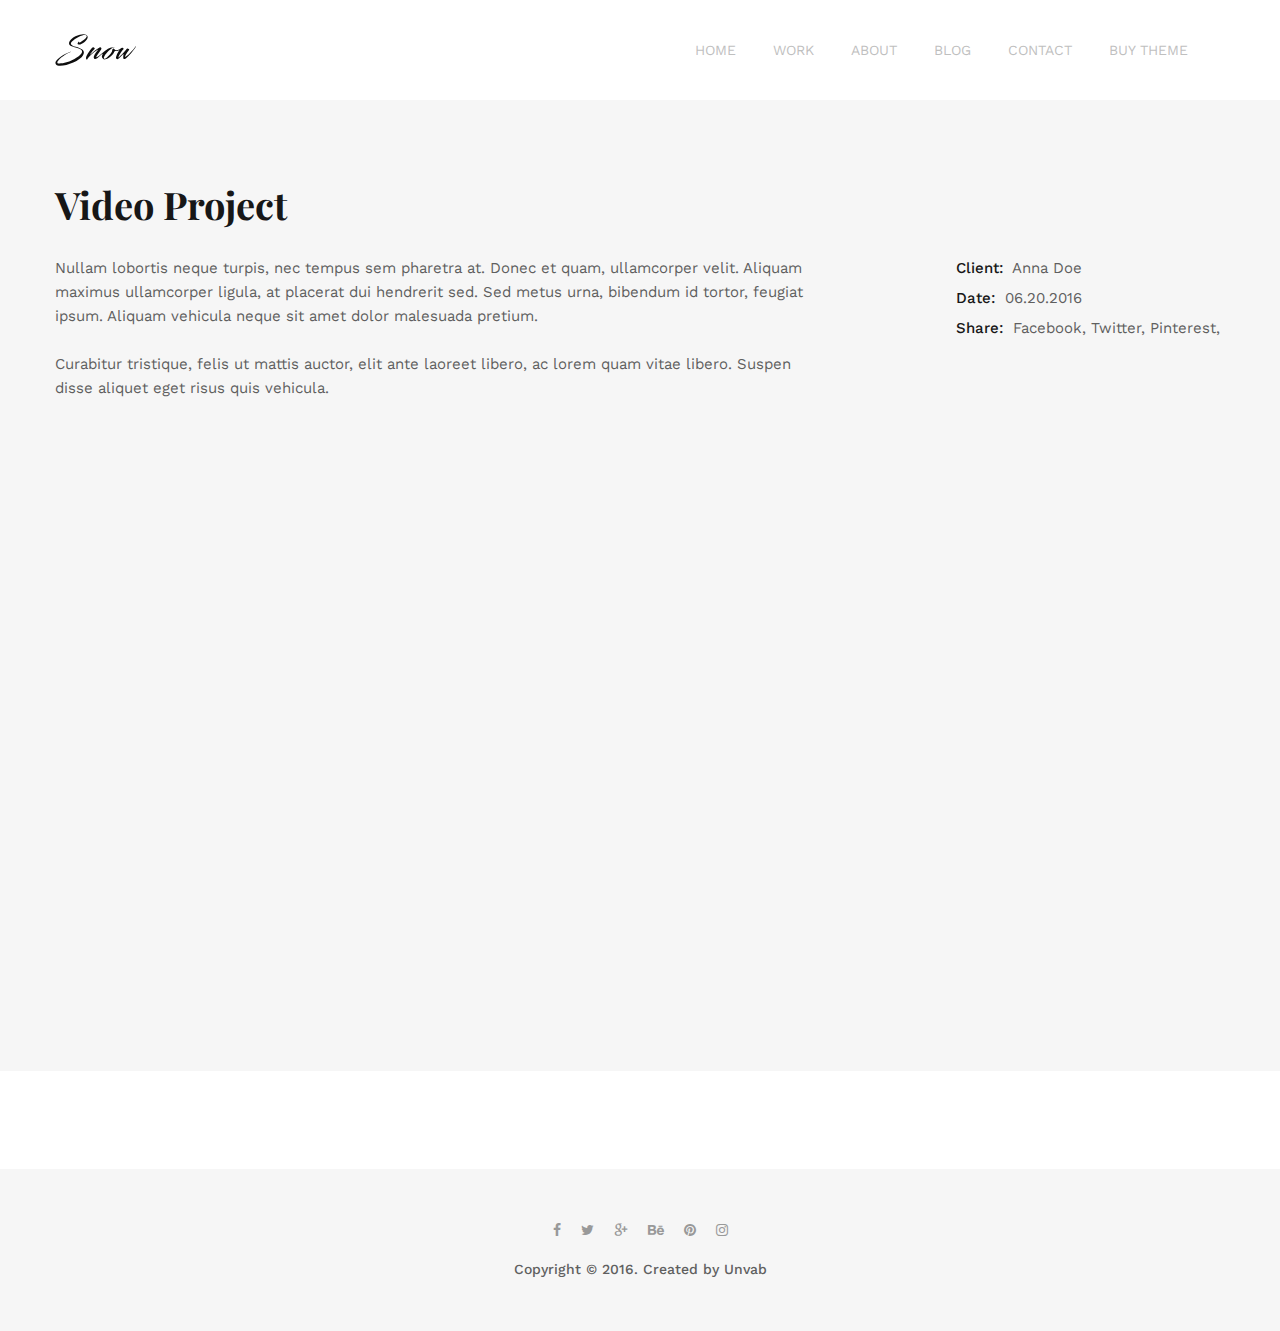
<file: video-project.html>
<!DOCTYPE html>
<html lang="en">
  <head>
    <meta charset="UTF-8" />
    <meta name="viewport" content="width=device-width, initial-scale=1.0" />
    <meta http-equiv="X-UA-Compatible" content="ie=edge" />
    <title>Video</title>
    <link rel="stylesheet" href="./css/reset.css" />
    <link
      href="https://fonts.googleapis.com/css?family=Playfair+Display:400,400i,700|Work+Sans:400,500,700&display=swap"
      rel="stylesheet"
    />
    <link rel="stylesheet" href="./css/icomoon.css" />
    <link rel="stylesheet" href="./css/slick.css" />
    <link rel="stylesheet" href="./css/form.css" />
    <link rel="stylesheet" href="./css/style.css" />
  </head>
  <body>
    <div id="wrapper">
      <header id="header">
        <div class="header-content header-bg">
          <div class="container">
            <div class="header-wrapper">
              <a href="#" class="logo"
                ><img src="./img/logo-06.svg" width="82" height="32" alt="Snow"
              /></a>
              <nav>
                <span id="trigger" class="trigger">
                  <i></i>
                  <i></i>
                  <i></i>
                </span>
                <ul class="menu" id="menu">
                  <li><a href="./index.html">home</a></li>
                  <li><a href="./video-project.html">work</a></li>
                  <li><a href="./index.html">about</a></li>
                  <li><a href="./blog.html">blog</a></li>
                  <li><a href="./index.html">contact</a></li>
                  <li><a href="./index.html">buy theme</a></li>
                </ul>
              </nav>
            </div>
          </div>
        </div>
      </header>
      <main id="main">
        <section class="video-project">
          <div class="container">
            <h2>Video Project</h2>
            <div class="row">
              <div class="video-project-description">
                <p>
                  Nullam lobortis neque turpis, nec tempus sem pharetra at.
                  Donec et quam, ullamcorper velit. Aliquam maximus ullamcorper
                  ligula, at placerat dui hendrerit sed. Sed metus urna,
                  bibendum id tortor, feugiat ipsum. Aliquam vehicula neque sit
                  amet dolor malesuada pretium.
                </p>
                <p>
                  Curabitur tristique, felis ut mattis auctor, elit ante laoreet
                  libero, ac lorem quam vitae libero. Suspen disse aliquet eget
                  risus quis vehicula.
                </p>
              </div>
              <div class="video-client">
                <ul class="video-client-list">
                  <li>
                    <strong class="video-client-list_title">Client:</strong>
                    <span>Anna Doe</span>
                  </li>
                  <li>
                    <strong class="video-client-list_title">Date:</strong>
                    <time datetime="2016-06-20">06.20.2016</time>
                  </li>
                  <li>
                    <strong class="video-client-list_title">Share:</strong>
                    <a href="#">Facebook,</a>
                    <a href="#">Twitter,</a>
                    <a href="#">Pinterest,</a>
                  </li>
                </ul>
              </div>
            </div>
          </div>
          <div id="video">
            <iframe
              width="560"
              height="315"
              src="https://www.youtube.com/embed/Kb8CW3axqRE"
              frameborder="0"
              allow="accelerometer; autoplay; encrypted-media; gyroscope; picture-in-picture"
              allowfullscreen
            ></iframe>
          </div>
        </section>
        <section class="prev-next"></section>
      </main>
      <footer id="footer">
        <ul class="social-network-icons">
          <li><a href="#" class="icon-facebook"></a></li>
          <li><a href="#" class="icon-twitter"></a></li>
          <li><a href="#" class="icon-google"></a></li>
          <li><a href="#" class="icon-behance"></a></li>
          <li><a href="#" class="icon-pinterest"></a></li>
          <li><a href="#" class="icon-instagram"></a></li>
        </ul>
        <div class="copyright">
          Copyright © 2016. Created by Unvab
        </div>
      </footer>
    </div>
    <script src="./js/jquery-3.3.1.min.js"></script>
    <script src="./js/slick.js"></script>
    <script src="./js/masonry.pkgd.js"></script>
    <script src="./js/main.js"></script>
  </body>
</html>
</file>
<file: css/icomoon.css>
@font-face {
  font-family: "icomoon";
  src: url("../fonts/icomoon.eot?4fbwgv");
  src: url("../fonts/icomoon.eot?4fbwgv#iefix") format("embedded-opentype"),
    url("../fonts/icomoon.ttf?4fbwgv") format("truetype"),
    url("../fonts/icomoon.woff?4fbwgv") format("woff"),
    url("../fonts/icomoon.svg?4fbwgv#icomoon") format("svg");
  font-weight: normal;
  font-style: normal;
}

[class^="icon-"],
[class*=" icon-"] {
  /* use !important to prevent issues with browser extensions that change fonts */
  font-family: "icomoon" !important;
  speak: none;
  font-style: normal;
  font-weight: normal;
  font-variant: normal;
  text-transform: none;
  line-height: 1;

  /* Better Font Rendering =========== */
  -webkit-font-smoothing: antialiased;
  -moz-osx-font-smoothing: grayscale;
}

.icon-google:before {
  content: "\e900";
}

.icon-quote-right:before {
  content: "\e90b";
}

.icon-quote-left:before {
  content: "\e90c";
}

.icon-instagram:before {
  content: "\e90a";
}

.icon-pinterest:before {
  content: "\e901";
}

.icon-behance:before {
  content: "\e902";
}

.icon-twitter:before {
  content: "\e903";
}

.icon-facebook:before {
  content: "\e904";
}

.icon-facebook-f:before {
  content: "\e904";
}

.icon-angle-down:before {
  content: "\e905";
}

.icon-heart-o:before {
  content: "\e906";
}

.icon-star-o:before {
  content: "\e907";
}

.icon-clock-o:before {
  content: "\e908";
}

.icon-briefcase:before {
  content: "\e909";
}
</file>
<file: css/form.css>
input[type=text],
input[type=email] {
  display: block;
  width: 100%;
  height: 48px;
  margin: 0 0 30px;
  padding: 15px 20px;
  font-family: "Work Sans", sans-serif;
  font-size: 14px;
  background-color: #fff;
  outline: none;
  border: 1px solid transparent;

}

input[type=text]:focus {
  outline: none;
  border: 1px solid #ccc;
}

input[type=text]:active {
  outline: none;
  border: 1px solid #ccc;
}

input[type=text]:hover {
  outline: none;
  opacity: 0.8;
}

input[type=text]::placeholder {
  font-size: 14px;
  color: #858585;
}

input[type=email]:focus {
  outline: none;
  border: 1px solid #ccc;
}

input[type=email]:active {
  outline: none;
  border: 1px solid #ccc;
}

input[type=email]:hover {
  outline: none;
  opacity: 0.8;
}

input[type=email]::placeholder {
  font-size: 14px;
  color: #858585;
}

textarea {
  display: block;
  width: 100%;
  height: 170px;
  margin: 0 0 30px;
  padding: 15px 20px;
  font-family: "Work Sans", sans-serif;
  font-size: 14px;
  background-color: #fff;
  outline: none;
  border: 1px solid transparent;
}

textarea:focus {
  outline: none;
  border: 1px solid #ccc;
}

textarea:active {
  outline: none;
  border: 1px solid #ccc;
}

textarea:hover {
  outline: none;
  opacity: 0.8;
}

textarea::placeholder {
  font-size: 14px;
  color: #858585;
}

input[type=submit] {
  display: block;
  max-width: 180px;
  width: 100%;
  padding: 18px 10px;
  font-size: 14px;
  color: #fff;
  border: none;
  outline: none;
  text-transform: uppercase;
  text-align: center;
  background-color: #252525;
}

input[type=submit]:hover {
  opacity: 0.8;
  cursor: pointer;
}
</file>
<file: css/style.css>
/* base-style-start */

body {
  font-family: "Work Sans", sans-serif;
  font-size: 15px;
  line-height: 1.6;
  color: #5f5f5f;
  background-color: #f6f6f6;
}

#wrapper {
  position: relative;
  overflow: hidden;
}

section {
  padding: 80px 0 101px;
}

.container {
  max-width: 1200px;
  width: 100%;
  margin: 0 auto;
  padding: 0 15px;
}

.row {
  display: flex;
  justify-content: space-between;
  align-items: center;
}

h1 {
  font-family: "Playfair Display", serif;
  font-weight: 700;
  font-size: 48px;
  line-height: 1.25;
  letter-spacing: 1.1px;
  color: #fff;
}

h2 {
  margin-bottom: 20px;
  font-family: "Playfair Display", serif;
  font-weight: 700;
  font-size: 38px;
  color: #171717;
}

h3 {
  margin: 0 0 24px 0;
  font-family: "Playfair Display", serif;
  font-weight: 700;
  font-size: 20px;
  color: #fff;
}

p {
  margin-bottom: 32px;
}

/* base-style-end */

/* header-style-start */

#main-header {
  display: flex;
  justify-content: center;
  align-items: center;
  height: 100vh;
  background-size: cover;
  background-repeat: no-repeat;
  background-position: center;
  position: relative;
}

#main-header:before {
  content: "";
  position: absolute;
  top: 0;
  right: 0;
  bottom: 0;
  left: 0;
  background-color: rgba(0, 0, 0, 0.4);
}

.header-content {
  padding: 38px 0;
  position: absolute;
  top: 0;
  right: 0;
  left: 0;
  z-index: 1;
}

#header .header-content {
  padding: 34px 0;
}

.header-bg {
  background-color: #fff;
}

.header-wrapper {
  display: flex;
  justify-content: space-between;
  align-items: center;
}

@media screen and (max-width: 768px) {
  .header-wrapper {
    display: block;
    position: relative;
  }
}

.logo {
  display: block;
  width: calc(92px - 10px);
  margin: 0 10px 0 0;
}

@media screen and (max-width: 768px) {
  .logo {
    width: 100%;
  }
}

nav {
  width: calc(100% - 92px);
}

@media screen and (max-width: 768px) {
  nav {
    width: 100%;
  }
}

.menu {
  display: flex;
  justify-content: flex-end;
}

.menu li {
  margin: 0 30px 0 0;
  font-weight: 500;
  text-transform: uppercase;
}

@media screen and (max-width: 768px) {
  .menu li {
    width: 100%;
    margin: 0;
  }
}

#header .menu li {
  margin-right: 37px;
  font-weight: 400;
  font-size: 14px;
}

.menu li:last-child {
  margin: 0;
}

.menu li a {
  color: #bfbfbf;
  transition: all 0.3s;
}

.menu li a:hover {
  color: #fff;
}

.main-slogan {
  max-width: 765px;
  padding: 0 15px;
  position: relative;
  z-index: 1;
  text-align: center;
}

.sup-title {
  display: block;
  margin: 0 0 11px 0;
  font-weight: 700;
  font-size: 14px;
  letter-spacing: 3.4px;
  color: #fff;
  text-transform: uppercase;
}

.text-style {
  font-style: italic;
}

.fixed-header {
  position: fixed;
  top: 0;
  right: 0;
  left: 0;
  background-color: #6d605b;
  z-index: 3;
  padding: 30px 0;
}

@media screen and (max-width: 768px) {
  .menu {
    display: none;
  }
  .trigger {
    display: inline-block;
    margin: 3px;
    cursor: pointer;
    position: absolute;
    top: -4px;
    right: 0;
  }
  .trigger i {
    display: block;
    width: 30px;
    height: 6px;
    margin: 4px auto;
    background: #222;
  }
  .show {
    display: block;
    text-align: center;
  }
}

.btn-down {
  position: absolute;
  bottom: 64px;
  left: 50%;
  transform: translateX(-50%);
  color: #fff;
}

.btn-down a {
  width: 50px;
  height: 50px;
  border: 1px solid #fff;
  display: flex;
  border-radius: 50%;
  justify-content: center;
  align-items: center;
  font-size: 20px;
}

/* header-style-end */

/* about-agency-style-start */

.heading {
  max-width: 697px;
  margin: 0 auto 25px;
  text-align: center;
}

.signature {
  display: block;
  max-width: 228px;
  margin: 0 auto;
}

/* about-agency-style-end */

/* blog-style-start */

.blog {
  padding: 100px 0 55px;
  color: #171717;
}

.blog-img {
  margin-bottom: 87px;
  height: 570px;
  background-size: cover;
  background-repeat: no-repeat;
  background-position: center;
}

@media screen and (max-width: 768px) {
  .blog-img {
    height: 400px;
  }
}

.blog-container {
  max-width: 801px;
  margin: 0 auto;
  padding: 0 15px;
}

.blog-title {
  margin-bottom: 16px;
  font-family: "Playfair Display", serif;
  font-weight: 700;
  font-size: 38px;
  color: #171717;
}

.blog-detail {
  margin-bottom: 35px;
  font-weight: 500;
  font-size: 12px;
  text-transform: uppercase;
}

.blog-detail li {
  display: inline-block;
  vertical-align: middle;
  margin-right: 42px;
}

.blog-detail li:last-child {
  margin: 0;
}

.blog-description {
  color: #4b4b4b;
}

.blog-description p span {
  font-family: "Playfair Display", serif;
  font-size: 20px;
  color: #171717;
  font-style: italic;
  line-height: 1.4;
}

.blog-links span {
  margin-right: 6px;
  font-weight: 500;
}

/* blog-style-end */

/* comments-style-start */

.comments {
  padding: 45px 0 0px;
  background-color: #fff;
}

.title-comments {
  display: block;
  margin: 0 0 40px;
  font-family: "Playfair Display", serif;
  font-size: 24px;
  color: #171717;
}

.comment {
  display: flex;
  justify-content: space-between;
}

.user-comment {
  margin-bottom: 12px;
}

.author-comment {
  max-width: 670px;
  margin-left: auto;
}

@media screen and (max-width: 768px) {
  .author-comment {
    max-width: 100%;
    margin: 0;
  }
}

.user-img {
  display: block;
  width: 99px;
  height: 99px;
  border-radius: 50%;
}

.comment-description {
  width: calc(100% - 99px);
  padding: 0 31px;
  color: #4b4b4b;
  position: relative;
}

.user-name {
  display: block;
  margin: 0 0 21px;
  font-weight: 500;
  color: #000;
  line-height: 0.8;
}

.comment-date,
.comment-reply {
  font-weight: 500;
  font-size: 12px;
  line-height: 24px;
  color: #171717;
  text-transform: uppercase;
  position: absolute;
  top: -8px;
}

.comment-date {
  right: 82px;
}

.comment-reply {
  right: 0;
}

/* comments-style-end */

/* comment-form-style-start */

.comment-form {
  padding: 47px 0 62px;
}

/* our-achievements-style-start */

.our-achievements {
  padding: 112px 0 95px;
  background-size: cover;
  background-position: center;
}

@media screen and (max-width: 768px) {
  .our-achievements {
    padding: 70px;
  }
}

.our-achievements .row {
  margin: 0 -30px;
}

@media screen and (max-width: 768px) {
  .our-achievements .row {
    flex-wrap: wrap;
  }
}

.our-achievements .col {
  width: 25%;
  padding: 0 30px;
}

@media screen and (max-width: 768px) {
  .our-achievements .col {
    width: 50%;
    margin-bottom: 25px;
  }
}

.achievements-item {
  padding: 0 0 0 68px;
  position: relative;
  color: #fff;
}

.achievements-item .icon-briefcase {
  margin: 2px 0 0;
}

.achievements-item i {
  position: absolute;
  top: 50%;
  left: 0;
  transform: translateY(-50%);
  font-size: 40px;
}

.achievements-number {
  font-size: 18px;
}

.achievements-title {
  font-size: 14px;
  text-transform: uppercase;
}

/* our-achievements-style-end */

/* best-projects-style-start */

.best-projects {
  padding: 75px 0 101px;
}

.best-projects .heading {
  margin-bottom: 52px;
}

.projects-items {
  display: flex;
  justify-content: space-between;
  margin: 0 -15px;
  flex-wrap: wrap;
}

.projects-item-col {
  width: 33.31%;
  padding: 0 15px;
}

@media screen and (max-width: 1024px) {
  .projects-item-col {
    display: flex;
    justify-content: space-between;
    flex-wrap: wrap;
    width: 100%;
  }
}

@media screen and (max-width: 768px) {
  .projects-item-col {
    display: flex;
    justify-content: center;
    flex-wrap: wrap;
    width: 100%;
  }
}

.project-item {
  display: block;
  height: 250px;
  margin: 0 0 30px;
  background-size: cover;
  background-position: center;
  -webkit-filter: grayscale(100%); /* Ch 23+, Saf 6.0+, BB 10.0+ */
  filter: grayscale(100%); /* FF 35+ */
  transition: filter 0.3s ease-in-out;
  cursor: pointer;
}

@media screen and (max-width: 1024px) {
  .project-item {
    width: calc(33.31% - 20px);
    margin: 0 10px 20px;
  }
}

@media screen and (max-width: 768px) {
  .project-item {
    width: 100%;
    max-width: 300px;
    margin: 0 10px 20px;
  }
}

.project-item:hover {
  -webkit-filter: grayscale(0%); /* Ch 23+, Saf 6.0+, BB 10.0+ */
  filter: grayscale(0%); /* FF 35+ */
}

.project-item:last-child {
  margin: 0;
}

@media screen and (max-width: 768px) {
  .project-item:last-child {
    width: 100%;
    max-width: 300px;
    margin: 0 0 20px;
  }
}

.project-item.project-item-big {
  height: 530px;
}

@media screen and (max-width: 1024px) {
  .project-item.project-item-big {
    height: 250px;
  }
}

/* testimonials-style-start */

.testimonials {
  padding: 170px 0 58px;
  background-size: cover;
  background-position: center;
}

/* testimonials-style-end */

/* single-item-style-start */

.single-item {
  max-width: 735px;
  margin: 0 auto;
}

blockquote {
  padding: 0 0 47px;
  font-family: "Playfair Display", serif;
  font-size: 24px;
  font-style: italic;
  line-height: 1.4;
  color: #fff;
  text-align: center;
  position: relative;
}

blockquote p {
  display: inline;
  position: relative;
}

blockquote p:after {
  content: "\e90c";
  position: absolute;
  top: 0;
  left: -10px;
  font-family: "icomoon";
  font-size: 10px;
}

blockquote p:before {
  content: "\e90b";
  position: absolute;
  right: -10px;
  bottom: 10px;
  font-family: "icomoon";
  font-size: 10px;
}

blockquote cite {
  display: block;
  font-family: "Work Sans", sans-serif;
  font-weight: 500;
  font-size: 14px;
  font-style: normal;
  text-transform: uppercase;
  position: absolute;
  bottom: 0;
  left: 50%;
  transform: translateX(-50%);
}

.single-item {
  padding: 0 0 82px;
}

.slick-slider {
  position: relative;
}

.slick-slider .slick-dots {
  position: absolute;
  bottom: 0;
  left: 50%;
  transform: translateX(-50%);
}

.slick-slider .slick-dots li {
  display: inline-block;
  vertical-align: middle;
  margin: 0 5px;
}

.slick-slider .slick-dots button {
  width: 6px;
  height: 6px;
  font-size: 0;
  line-height: 0;
  background-color: #5b5b5b;
  border-radius: 50%;
}

.slick-slider .slick-dots .slick-active button {
  width: 10px;
  height: 10px;
  background-color: #fff;
}

/* single-item-style-end */

/* clients-style-start */

.clients {
  padding: 65px 0;
  background-color: #fff;
}

.logo-item .slick-slide {
  text-align: center;
}

.slick-slide.slick-active a {
  outline: none;
}

.logo-item a {
  max-width: 127px;
}

.logo-item img {
  display: inline-block;
  max-height: 72px;
}

/* clients-style-end */

/* latest-blog-style-start */

.latest-blog {
  padding-bottom: 97px;
  border-bottom: 1px solid #ececec;
}

.latest-blog .heading {
  margin-bottom: 51px;
}

.post-carousel {
  margin: 0 -15px;
  padding-bottom: 68px;
}

.post-carousel .slick-dots button {
  background-color: #d1d1d1;
}

.post-carousel .slick-dots .slick-active button {
  background-color: #171717;
}

.post-item {
  padding: 5px 15px;
}

.post {
  display: block;
  background-color: #fff;
  box-shadow: 0 3px 7px rgba(0, 0, 0, 0.35);
  transition: all 0.3s;
}

.post:hover {
  opacity: 0.8;
}

.post-img {
  height: 240px;
  background-size: cover;
  background-repeat: no-repeat;
  background-position: center;
  position: relative;
}

.post-img figcaption {
  max-width: 90px;
  width: 100%;
  padding: 5px 5px;
  font-weight: 500;
  font-size: 12px;
  text-align: center;
  color: #fff;
  background-color: #252525;
  position: absolute;
  bottom: 10px;
  left: 10px;
  text-transform: uppercase;
}

.post-text {
  padding: 16px 29px 21px;
  color: #171717;
}

.post-title {
  display: block;
  margin-bottom: 11px;
  font-family: "Playfair Display", serif;
  font-weight: 700;
  font-size: 20px;
}
.post-date {
  display: block;
  margin-bottom: 13px;
  font-weight: 500;
  font-size: 12px;
  text-transform: uppercase;
}

.post-text p {
  margin: 0;
}

/* latest-blog-style-end */

/* contact-info-style-start */

.contact-info {
  padding: 113px 0 100px;
}

.contact-info .row {
  align-items: flex-start;
}

.contact {
  width: calc(43% - 74px);
  margin: 0 74px 0 0;
}

.contact-heading h2 {
  margin-bottom: 44px;
  line-height: 0.5;
}

@media screen and (max-width: 768px) {
  .contact-heading h2 {
    line-height: 1.5;
  }
}

.contact-heading p {
  margin-bottom: 26px;
}

.contact-list li {
  margin: 0 0 11px 0;
}

.contact-list_title {
  margin: 0 7px 0 0;
  font-weight: 500;
  color: #171717;
}

.contact-form {
  width: 57%;
}

.user-data {
  display: flex;
  justify-content: space-between;
  margin: 0 -15px;
}

@media screen and (max-width: 768px) {
  .user-data {
    display: block;
    margin: 0;
  }
}

.user-data input[type="text"],
input[type="email"] {
  width: 50%;
  margin: 0 15px 30px;
}

@media screen and (max-width: 768px) {
  .user-data input[type="text"],
  input[type="email"] {
    width: 100%;
    margin: 0 0 30px;
  }
}

/* contact-info-style-end */

/* portfolio-style-start */

.portfolio {
  padding: 200px 0 100px;
}

.item {
  width: 33.31%;
  height: 390px;
  float: left;
}

@media screen and (max-width: 992px) {
  .item {
    width: 50%;
  }
}

@media screen and (max-width: 768px) {
  .item {
    width: 100%;
  }
}

.item a {
  display: block;
  background-size: cover;
  background-position: center;
  background-repeat: no-repeat;
  height: 100%;
  position: relative;
}

.item-hover {
  display: flex;
  justify-content: center;
  align-items: center;
  position: absolute;
  top: 0;
  left: 0;
  right: 0;
  bottom: 0;
  background-color: rgba(0, 0, 0, 0.8);
  text-align: center;
  opacity: 0;
  visibility: hidden;
  transition: all 0.5s;
}

.item-hover-title {
  font-family: "Playfair Display", serif;
  display: block;
  font-size: 24px;
  color: #fff;
  position: relative;
  bottom: -30px;
  transition: all 0.5s;
}

.item-hover-text {
  display: block;
  font-size: 14px;
  font-weight: 500;
  text-transform: uppercase;
  color: #fff;
  position: relative;
  bottom: -30px;
  transition: all 0.5s;
}

.item a:hover .item-hover {
  opacity: 1;
  visibility: visible;
}

.item a:hover .item-hover .item-hover-title {
  bottom: 0;
}

.item a:hover .item-hover .item-hover-text {
  bottom: 0;
}

/* portfolio-style-end */

/* video-style-start */

.video-project {
  padding: 175px 0 0;
}

.video-project .row {
  align-items: flex-start;
  margin-bottom: 70px;
}

@media screen and (max-width: 768px) {
  .video-project .row {
    display: block;
  }
}

.video-project-description {
  width: calc(77% - 134px);
  margin: 0 134px 0 0;
}

.video-project-description p {
  margin-bottom: 24px;
}

@media screen and (max-width: 768px) {
  .video-project-description {
    width: 100%;
  }
}

.video-client {
  width: calc(100% - 77%);
}

@media screen and (max-width: 768px) {
  .video-client {
    width: 100%;
  }
}

.video-client-list_title {
  margin: 0 5px 0 0;
  font-weight: 500;
  color: #171717;
}

.video-client-list li {
  margin: 0 0 6px;
}

#video iframe {
  width: 100%;
  height: 570px;
}

@media screen and (max-width: 768px) {
  #video iframe {
    height: 400px;
  }
}

/* video-style-end */

/* prev-next-style-start */

.prev-next {
  padding: 49px 0;
  background-color: #fff;
}

/* prev-next-style-end */

/* footer-style-start */

#footer {
  padding: 50px 0;
  text-align: center;
}

.social-network-icons {
  margin-bottom: 16px;
  font-size: 14px;
  color: #999;
}

.social-network-icons li {
  display: inline-block;
  vertical-align: middle;
  margin-right: 15px;
}

.social-network-icons li:last-child {
  margin: 0;
}

.copyright {
  font-weight: 500;
  font-size: 14px;
}

/* footer-style-end */

/* single-post-style-start */

.single-post {
  padding: 195px 0 95px;
}

.single-posts-items {
  display: flex;
  justify-content: space-between;
  margin: 0 -15px;
  flex-wrap: wrap;
}

@media screen and (max-width: 768px) {
  .single-posts-items {
    display: block;
  }
}

.single-posts-item-col {
  width: 33.31%;
}

@media screen and (max-width: 768px) {
  .single-posts-item-col {
    width: 100%;
    margin-bottom: 30px;
  }
}

.single-posts-item-col .post-item {
  margin-bottom: 22px;
}

.single-posts-item-col .post-item:last-child {
  margin: 0;
}

.post-img-big {
  height: 370px;
}

@media screen and (max-width: 768px) {
  .post-img-big {
    height: 240px;
  }
}

/* single-post-style-end */

/* load-more-style-start */

.load-more {
  padding: 50px 0;
  background-color: #fff;
}

/* load-more-style-end */

/* main-footer-style-start */

#main-footer {
  font-family: "Playfair Display", serif;
  background-color: #0c0c0c;
  color: #e9e9e9;
}

.footer-info {
  padding: 86px 0 75px;
  border-bottom: 1px solid #252525;
}

#main-footer .row {
  margin: 0 -15px;
  align-items: flex-start;
}

@media screen and (max-width: 768px) {
  #main-footer .row {
    justify-content: center;
    flex-wrap: wrap;
  }
}

#main-footer .col {
  width: 33.31%;
  padding: 0 15px;
}

@media screen and (max-width: 768px) {
  #main-footer .col {
    width: 50%;
  }
}

.about-us h3 {
  margin-bottom: 24px;
}

.about-us p {
  margin: 0 0 37px;
}

.about-class-list li {
  display: inline-block;
  vertical-align: middle;
  margin-right: 15px;
  font-size: 13px;
}

.about-class-list li:last-child {
  margin: 0;
}

.latest-twits h3 {
  margin-bottom: 26px;
}

.latest-twits-list li {
  margin-bottom: 17px;
  padding-left: 37px;
  font-family: "Work Sans", sans-serif;
  position: relative;
}

.latest-twits-list li:before {
  content: "\e903";
  position: absolute;
  top: 0;
  left: 0;
  font-family: "icomoon";
}

.instagram h3 {
  margin-bottom: 33px;
}

.insta-row {
  display: flex;
  justify-content: space-between;
  align-items: flex-start;
  flex-wrap: wrap;
  margin: 0 -5px;
}

.insta-col {
  width: 25%;
  padding: 0 5px 10px;
}

.insta-img {
  display: block;
  height: 85px;
  background-size: cover;
  background-repeat: no-repeat;
  background-position: center;
}

.main-copyright {
  padding: 24px 0;
}

.copyright-text {
  font-family: "Work Sans", sans-serif;
  font-size: 14px;
  text-align: center;
}

/* main-footer-style-end */
</file>
